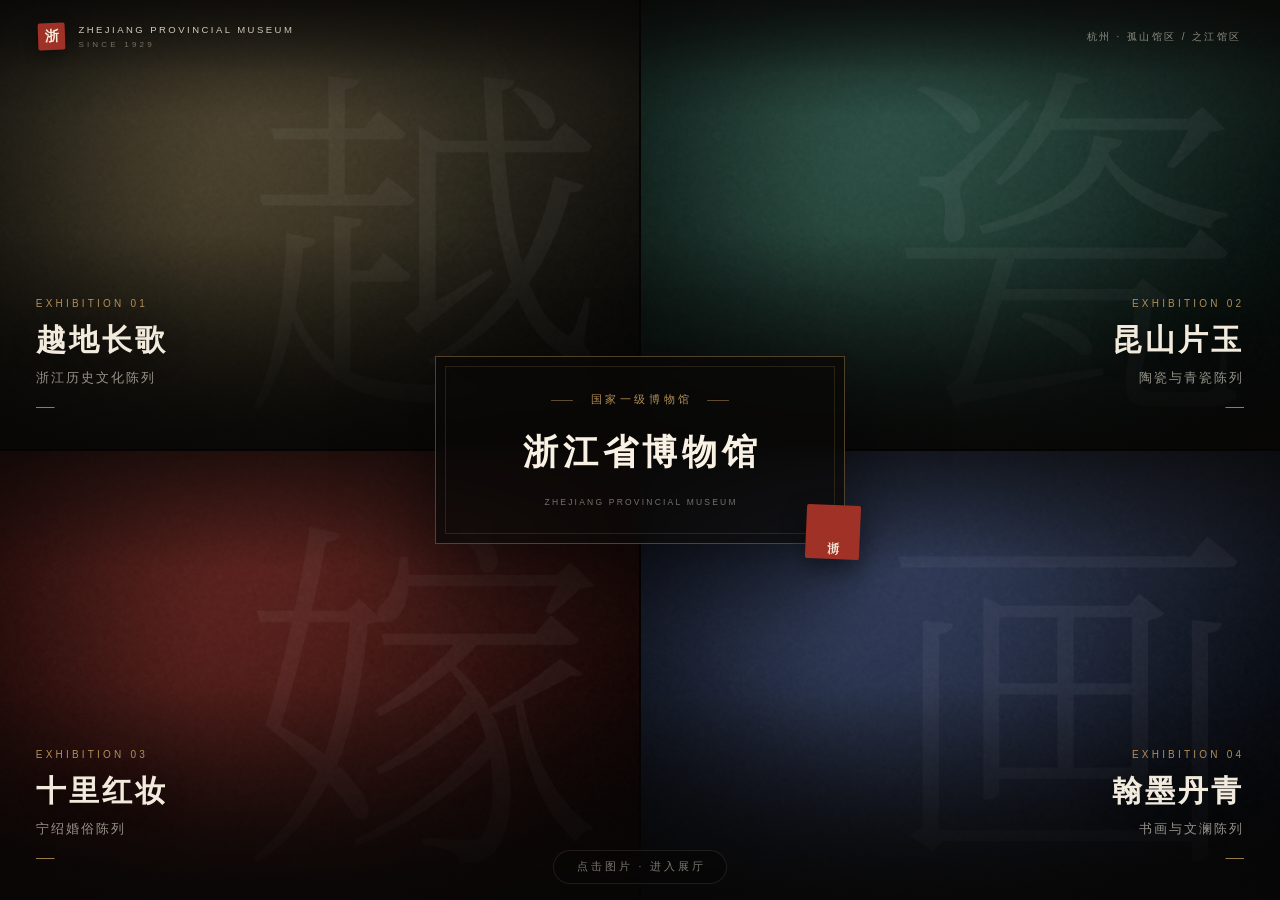
<file: index.html>
<!DOCTYPE html>
<html lang="zh-CN">
<head>
<meta charset="utf-8">
<meta name="viewport" content="width=device-width, initial-scale=1">
<title>浙江省博物馆 · Zhejiang Provincial Museum</title>
<meta name="description" content="浙江省博物馆四大常设陈列：越地长歌、昆山片玉、十里红妆、翰墨丹青。">
<meta name="theme-color" content="#0a0907">
<style>
  :root{
    --ink:#0a0907;
    --paper:#f2ebdd;
    --paper-dim:rgba(242,235,221,.60);
    --gold:#b28f57;
    --gold-soft:rgba(178,143,87,.42);
    --seal:#a03127;
    --serif:"Noto Serif SC","Source Han Serif SC","Songti SC","STSong","SimSun",serif;
    --sans:"Noto Sans SC","Source Han Sans SC","PingFang SC","Microsoft YaHei",sans-serif;
    --ease:cubic-bezier(.19,1,.22,1);
  }

  *,*::before,*::after{box-sizing:border-box}
  html,body{margin:0;padding:0}
  body{
    background:var(--ink);
    color:var(--paper);
    font-family:var(--serif);
    -webkit-font-smoothing:antialiased;
    text-rendering:optimizeLegibility;
  }
  img{display:block}
  a{color:inherit}

  /* ---------- 舞台：四图铺满一屏 ---------- */
  .stage{
    position:relative;
    height:100vh;
    height:100dvh;
    min-height:600px;
    overflow:hidden;
    background:var(--ink);
  }
  .mosaic{
    position:absolute;
    inset:0;
    display:grid;
    grid-template-columns:1fr 1fr;
    grid-template-rows:1fr 1fr;
    gap:2px;
    background:#050403;
  }

  .tile{
    position:relative;
    display:block;
    overflow:hidden;
    background:#15120e;
    text-decoration:none;
    isolation:isolate;
    animation:tileIn 1.25s var(--ease) both;
  }
  .tile:nth-child(1){animation-delay:.05s}
  .tile:nth-child(2){animation-delay:.17s}
  .tile:nth-child(3){animation-delay:.29s}
  .tile:nth-child(4){animation-delay:.41s}

  @keyframes tileIn{
    from{opacity:0;transform:scale(1.035)}
    to{opacity:1;transform:scale(1)}
  }

  .tile img{
    position:absolute;
    inset:0;
    width:100%;
    height:100%;
    object-fit:cover;
    transform:scale(1.03);
    filter:saturate(.92) contrast(1.03);
    transition:transform 1.7s var(--ease),filter .9s ease;
  }

  .veil{
    position:absolute;
    inset:0;
    background:linear-gradient(180deg,
      rgba(8,7,6,.62) 0%,
      rgba(8,7,6,.10) 26%,
      rgba(8,7,6,.08) 52%,
      rgba(8,7,6,.88) 100%);
    transition:opacity .9s ease;
  }

  .tile::after{
    content:"";
    position:absolute;
    inset:16px;
    border:1px solid rgba(178,143,87,0);
    z-index:1;
    pointer-events:none;
    transition:border-color .7s ease;
  }

  .cap{
    position:absolute;
    left:clamp(20px,2.8vw,46px);
    bottom:clamp(26px,4.6vh,52px);
    z-index:2;
    display:block;
    transition:transform .8s var(--ease);
  }
  .eyebrow{
    display:block;
    margin-bottom:14px;
    font-family:var(--sans);
    font-size:10px;
    font-weight:400;
    letter-spacing:.32em;
    color:var(--gold);
  }
  .zh{
    display:block;
    font-size:clamp(26px,2.35vw,38px);
    font-weight:600;
    line-height:1.15;
    letter-spacing:.10em;
    text-shadow:0 2px 26px rgba(0,0,0,.4);
  }
  .sub{
    display:block;
    margin-top:12px;
    font-family:var(--sans);
    font-size:12.5px;
    letter-spacing:.16em;
    color:var(--paper-dim);
  }

  .cap::after{
    content:"";
    display:block;
    width:58px;
    height:1px;
    margin-top:20px;
    background:var(--gold);
    opacity:.85;
    transform:scaleX(.32);
    transform-origin:left;
    transition:transform .7s var(--ease);
  }

  /* 右侧两图的文字靠外缘排列，避开中央馆名 */
  .tile:nth-child(even) .cap{
    left:auto;
    right:clamp(20px,2.8vw,46px);
    text-align:right;
  }
  .tile:nth-child(even) .cap::after{
    margin-left:auto;
    transform-origin:right;
  }

  .tile:focus-visible{outline:2px solid var(--gold);outline-offset:-7px}
  .tile:focus-visible .cap::after{transform:scaleX(1)}

  @media (hover:hover) and (pointer:fine){
    .tile:hover img{transform:scale(1.085);filter:saturate(1.02) contrast(1.05)}
    .tile:hover .veil{opacity:.86}
    .tile:hover .cap{transform:translateY(-8px)}
    .tile:hover .cap::after{transform:scaleX(1)}
    .tile:hover::after{border-color:rgba(178,143,87,.32)}
  }

  /* ---------- 顶栏 ---------- */
  .topbar{
    position:absolute;
    top:0;
    left:0;
    right:0;
    z-index:7;
    display:flex;
    align-items:center;
    justify-content:space-between;
    gap:24px;
    padding:clamp(18px,2.6vh,28px) clamp(20px,3vw,44px);
    background:linear-gradient(180deg,rgba(6,5,4,.55),rgba(6,5,4,0));
    pointer-events:none;
  }
  .mark{display:flex;align-items:center;gap:13px}
  .mark-seal{
    display:grid;
    place-items:center;
    width:27px;
    height:27px;
    background:var(--seal);
    color:#f7eddc;
    font-size:14px;
    font-weight:600;
    border-radius:2px;
    transform:rotate(-2deg);
    box-shadow:0 4px 14px rgba(0,0,0,.4);
  }
  .mark-txt{
    display:flex;
    flex-direction:column;
    gap:5px;
    font-family:var(--sans);
    font-size:9.5px;
    letter-spacing:.26em;
    color:rgba(242,235,221,.85);
  }
  .mark-txt em{
    font-style:normal;
    font-size:8px;
    letter-spacing:.4em;
    color:rgba(242,235,221,.42);
  }
  .topbar-meta{
    margin:0;
    font-family:var(--sans);
    font-size:10px;
    letter-spacing:.24em;
    color:rgba(242,235,221,.55);
  }

  /* ---------- 中央馆名 ---------- */
  .center{
    position:absolute;
    inset:0;
    z-index:4;
    display:grid;
    place-items:center;
    padding:24px;
    pointer-events:none;
  }
  .plaque{
    position:relative;
    width:min(32vw,420px);
    min-width:296px;
    padding:clamp(28px,4vh,44px) clamp(24px,2.6vw,38px);
    text-align:center;
    background:rgba(10,9,7,.76);
    border:1px solid rgba(178,143,87,.42);
    box-shadow:0 40px 90px rgba(0,0,0,.55);
    -webkit-backdrop-filter:blur(9px) saturate(.9);
    backdrop-filter:blur(9px) saturate(.9);
    animation:plaqueIn 1.4s var(--ease) .55s both;
  }
  @keyframes plaqueIn{
    from{opacity:0;transform:translateY(18px)}
    to{opacity:1;transform:none}
  }
  .plaque::before{
    content:"";
    position:absolute;
    inset:9px;
    border:1px solid rgba(178,143,87,.18);
    pointer-events:none;
  }
  .kicker{
    display:flex;
    align-items:center;
    justify-content:center;
    gap:14px;
    margin:0 0 clamp(16px,2.6vh,26px);
    font-family:var(--sans);
    font-size:10.5px;
    letter-spacing:.34em;
    text-indent:.34em;
    color:var(--gold);
  }
  .kicker i{display:block;width:22px;height:1px;background:rgba(178,143,87,.5)}
  .name{
    margin:0;
    font-size:clamp(30px,2.7vw,42px);
    font-weight:600;
    line-height:1.3;
    letter-spacing:.14em;
    text-indent:.14em;
    color:#f8f1e4;
  }
  .en{
    margin:clamp(16px,2.4vh,24px) 0 0;
    font-family:var(--sans);
    font-size:8.5px;
    letter-spacing:.26em;
    text-indent:.26em;
    color:rgba(242,235,221,.46);
  }
  .seal{
    position:absolute;
    right:-16px;
    bottom:-16px;
    width:54px;
    height:54px;
    display:grid;
    place-items:center;
    background:var(--seal);
    color:#f7efdf;
    font-size:12.5px;
    line-height:1.25;
    letter-spacing:.08em;
    writing-mode:vertical-rl;
    text-orientation:upright;
    border-radius:2px;
    transform:rotate(2.5deg);
    box-shadow:0 10px 24px rgba(0,0,0,.45);
  }

  /* ---------- 底部提示 ---------- */
  .hint{
    position:absolute;
    left:50%;
    bottom:16px;
    z-index:6;
    margin:0;
    padding:9px 20px;
    transform:translateX(-50%);
    border:1px solid rgba(242,235,221,.10);
    border-radius:999px;
    background:rgba(8,7,6,.55);
    -webkit-backdrop-filter:blur(4px);
    backdrop-filter:blur(4px);
    font-family:var(--sans);
    font-size:10.5px;
    letter-spacing:.28em;
    text-indent:.28em;
    color:rgba(242,235,221,.5);
    white-space:nowrap;
  }

  /* ---------- 移动端 ---------- */
  .masthead{display:none}

  @media (max-width:900px){
    .topbar,
    .center,
    .hint{display:none}

    .masthead{
      display:flex;
      flex-direction:column;
      align-items:center;
      justify-content:center;
      padding:64px 24px 48px;
      text-align:center;
      background:radial-gradient(120% 120% at 50% -10%,#1d1913 0%,#0e0c09 55%,#0a0907 100%);
      border-bottom:1px solid rgba(178,143,87,.16);
    }
    .masthead-kicker{
      margin:0 0 20px;
      font-family:var(--sans);
      font-size:9px;
      letter-spacing:.4em;
      text-indent:.4em;
      color:rgba(178,143,87,.85);
    }
    .m-name{
      margin:0;
      font-size:clamp(28px,8vw,40px);
      font-weight:600;
      letter-spacing:.16em;
      text-indent:.16em;
      line-height:1.3;
      color:#f8f1e4;
    }
    .m-sub{
      margin:16px 0 0;
      font-size:12px;
      letter-spacing:.3em;
      text-indent:.3em;
      color:rgba(242,235,221,.5);
    }
    .m-rule{
      display:block;
      width:1px;
      height:36px;
      margin:26px 0 22px;
      background:linear-gradient(180deg,rgba(178,143,87,.65),rgba(178,143,87,0));
    }
    .m-note{
      margin:0;
      font-family:var(--sans);
      font-size:10px;
      letter-spacing:.28em;
      text-indent:.28em;
      color:rgba(242,235,221,.42);
    }

    .stage{height:auto;min-height:0;overflow:visible}
    .mosaic{
      position:static;
      grid-template-columns:1fr;
      grid-template-rows:none;
      gap:2px;
      height:auto;
    }
    .tile{height:clamp(280px,62vw,400px)}
    .cap,
    .tile:nth-child(even) .cap{
      left:22px;
      right:22px;
      bottom:26px;
      text-align:left;
    }
    .cap::after,
    .tile:nth-child(even) .cap::after{
      margin-left:0;
      transform-origin:left;
    }
    .zh{font-size:30px}
    .sub{font-size:12px}
    .tile::after{inset:10px}
  }

  @media (prefers-reduced-motion:reduce){
    *,*::before,*::after{animation:none !important;transition:none !important}
    .tile{opacity:1}
    .plaque{opacity:1;transform:none}
  }

  @media print{
    .stage{height:auto}
    .mosaic{position:static;display:block}
    .tile{height:420px}
    .plaque{background:#0a0907}
  }
</style>
</head>
<body>

<header class="topbar">
  <div class="mark">
    <span class="mark-seal" aria-hidden="true">浙</span>
    <span class="mark-txt">ZHEJIANG PROVINCIAL MUSEUM<em>SINCE 1929</em></span>
  </div>
  <p class="topbar-meta">杭州 · 孤山馆区 / 之江馆区</p>
</header>

<header class="masthead">
  <p class="masthead-kicker">ZHEJIANG PROVINCIAL MUSEUM</p>
  <p class="m-name">浙江省博物馆</p>
  <p class="m-sub">之江潮涌 · 越地长歌</p>
  <span class="m-rule" aria-hidden="true"></span>
  <p class="m-note">四大常设陈列 · 点击图片进入</p>
</header>

<main class="stage">
  <nav class="mosaic" aria-label="四大常设陈列">

    <a class="tile" href="pages/yuedichangge.html">
      <img src="main/233.png" alt="越地长歌——浙江历史文化陈列" width="1600" height="1200">
      <span class="veil" aria-hidden="true"></span>
      <span class="cap">
        <span class="eyebrow">EXHIBITION 01</span>
        <span class="zh">越地长歌</span>
        <span class="sub">浙江历史文化陈列</span>
      </span>
    </a>

    <a class="tile" href="pages/kunshanpianyu.html">
      <img src="main/433.png" alt="昆山片玉——陶瓷与青瓷陈列" width="1600" height="1200">
      <span class="veil" aria-hidden="true"></span>
      <span class="cap">
        <span class="eyebrow">EXHIBITION 02</span>
        <span class="zh">昆山片玉</span>
        <span class="sub">陶瓷与青瓷陈列</span>
      </span>
    </a>

    <a class="tile" href="pages/shilihongzhuang.html">
      <img src="main/633.png" alt="十里红妆——宁绍婚俗陈列" width="1600" height="1200">
      <span class="veil" aria-hidden="true"></span>
      <span class="cap">
        <span class="eyebrow">EXHIBITION 03</span>
        <span class="zh">十里红妆</span>
        <span class="sub">宁绍婚俗陈列</span>
      </span>
    </a>

    <a class="tile" href="pages/hanmodanqing.html">
      <img src="main/833.png" alt="翰墨丹青——书画与文澜陈列" width="1600" height="1200">
      <span class="veil" aria-hidden="true"></span>
      <span class="cap">
        <span class="eyebrow">EXHIBITION 04</span>
        <span class="zh">翰墨丹青</span>
        <span class="sub">书画与文澜陈列</span>
      </span>
    </a>

  </nav>

  <div class="center">
    <div class="plaque">
      <p class="kicker"><i aria-hidden="true"></i>国家一级博物馆<i aria-hidden="true"></i></p>
      <h1 class="name">浙江省博物馆</h1>
      <p class="en">ZHEJIANG PROVINCIAL MUSEUM</p>
      <span class="seal" aria-hidden="true">浙博</span>
    </div>
  </div>

  <p class="hint">点击图片 · 进入展厅</p>
</main>

</body>
</html>
</file>
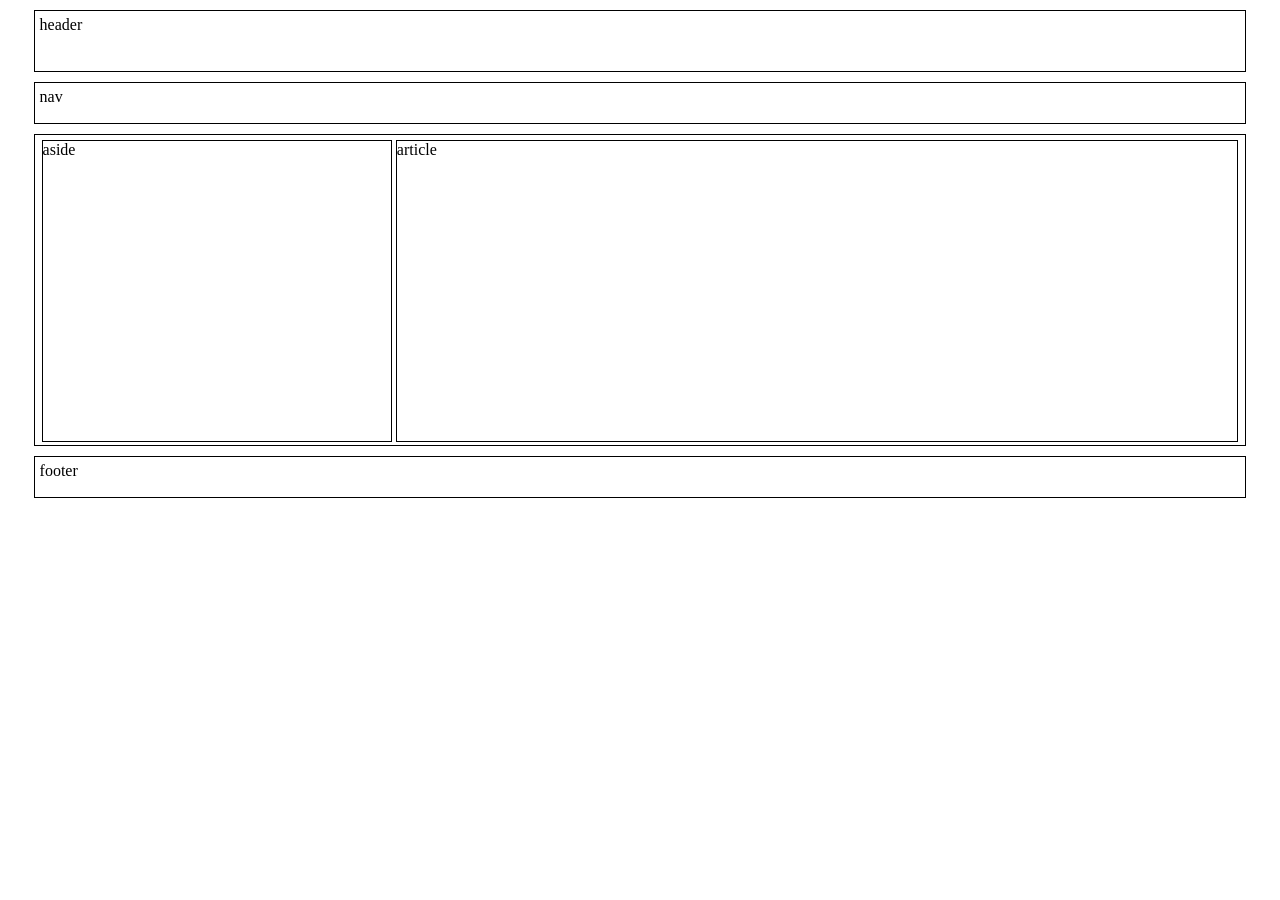
<file: flex.html>
<!DOCTYPE html>
<html>

	<head>
		<meta charset="UTF-8">
		<title>弹性盒模型布局</title>
		<style>
			body>* {
				width: 95%;
				height: auto;
				margin: 0 auto;
				margin-top: 10px;
				border: 1px solid #000;
				padding: 5px;
			}
			
			header {
				height: 50px;
			}
			nav{
				height:30px;
			}
			section {
				height: 300px;
			}
			
			footer {
				height: 30px;
			}
			section{
				display:flex;
				justify-content:space-around;
			}
			
			section>* {
				height: 100%;
				border: 1px solid #000;
			}
			
			aside {
				width: 29%;
			}
			
			article {
				width: 70%;
			}
		</style>
	</head>

	<body>
		<header>header</header>
		<nav>nav</nav>
		<section>
			<aside>aside</aside>
			<article>article</article>
		</section>
		<footer>footer</footer>
	</body>

</html>
</file>
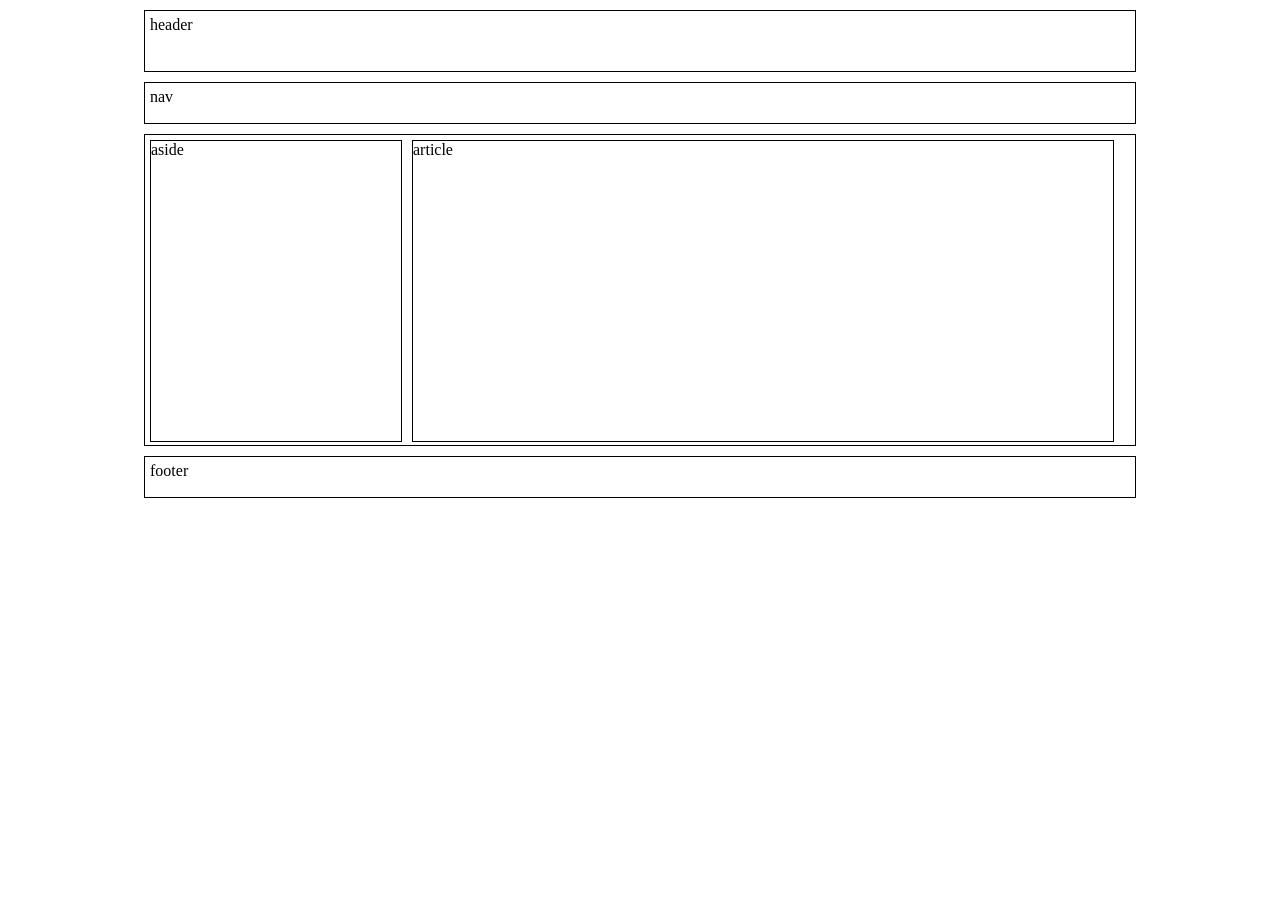
<file: streamfixed.html>
<!DOCTYPE html>
<html>

	<head>
		<meta charset="UTF-8">
		<title>流式布局-固定布局</title>
		<style>
			body>* {
				width: 980px;
				height: auto;
				margin: 0 auto;
				margin-top: 10px;
				border: 1px solid #000;
				padding: 5px;
			}
			
			header {
				height: 50px;
			}
			nav{
				height:30px;
			}
			section {
				height: 300px;
			}
			
			footer {
				height: 30px;
			}
			
			section>* {
				height: 100%;
				border: 1px solid #000;
				float: left;
			}
			
			aside {
				width: 250px;
			}
			
			article {
				width: 700px;
				margin-left: 10px;
			}
		</style>
	</head>

	<body>
		<header>header</header>
		<nav>nav</nav>
		<section>
			<aside>aside</aside>
			<article>article</article>
		</section>
		<footer>footer</footer>
	</body>

</html>
</file>
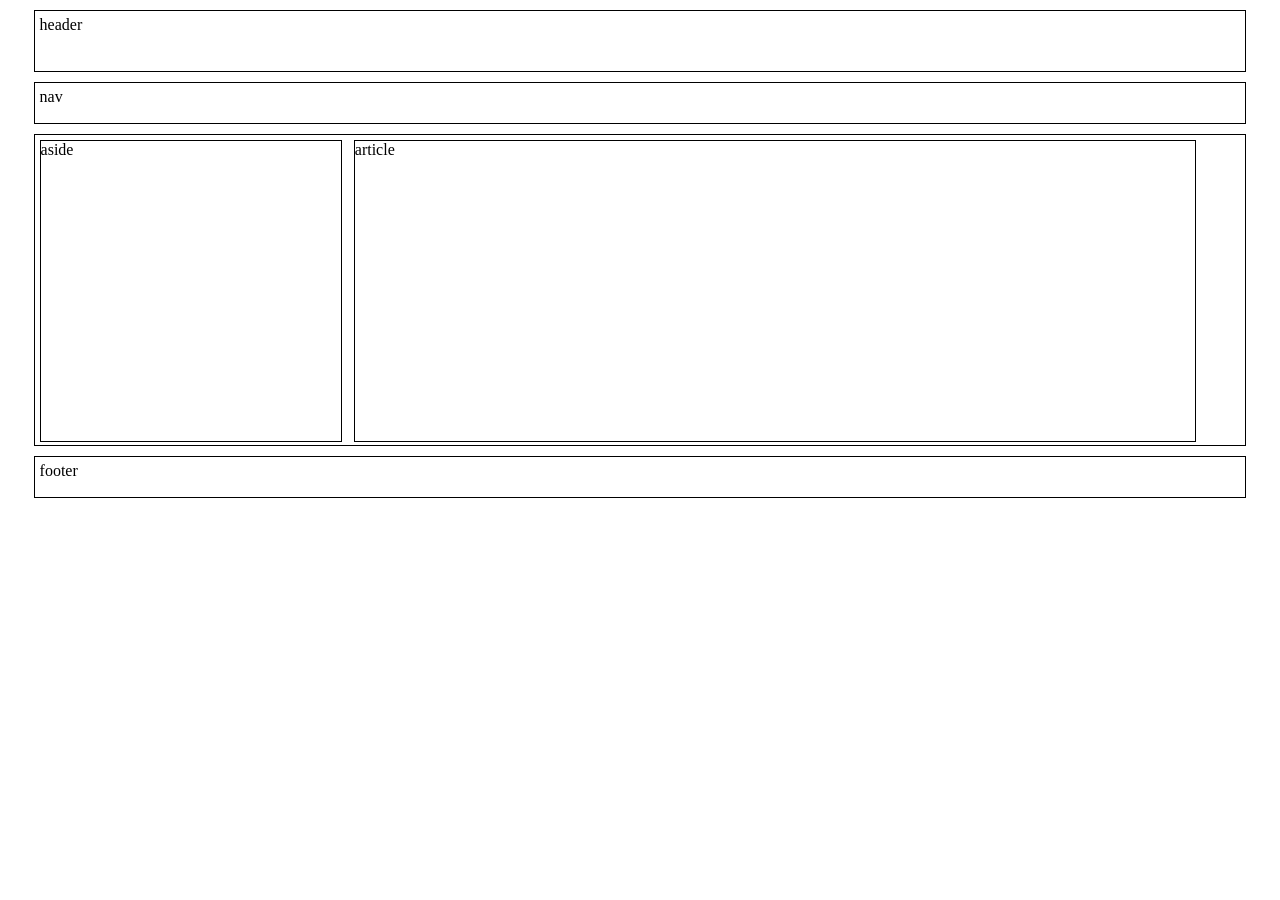
<file: streampercent.html>
<!DOCTYPE html>
<html>

	<head>
		<meta charset="UTF-8">
		<title>流式布局-百分比布局</title>
		<style>
			body>* {
				width: 95%;
				height: auto;
				margin: 0 auto;
				margin-top: 10px;
				border: 1px solid #000;
				padding: 5px;
			}
			
			header {
				height: 50px;
			}
			nav{
				height:30px;
			}
			
			section {
				height: 300px;
			}
			
			footer {
				height: 30px;
			}
			
			section>* {
				height: 100%;
				border: 1px solid #000;
				float: left;
			}
			
			aside {
				width: 25%;
			}
			
			article {
				width: 70%;
				margin-left: 1%;
			}
		</style>
	</head>

	<body>
		<header>header</header>
		<nav>nav</nav>
		<section>
			<aside>aside</aside>
			<article>article</article>
		</section>
		<footer>footer</footer>
	</body>

</html>
</file>
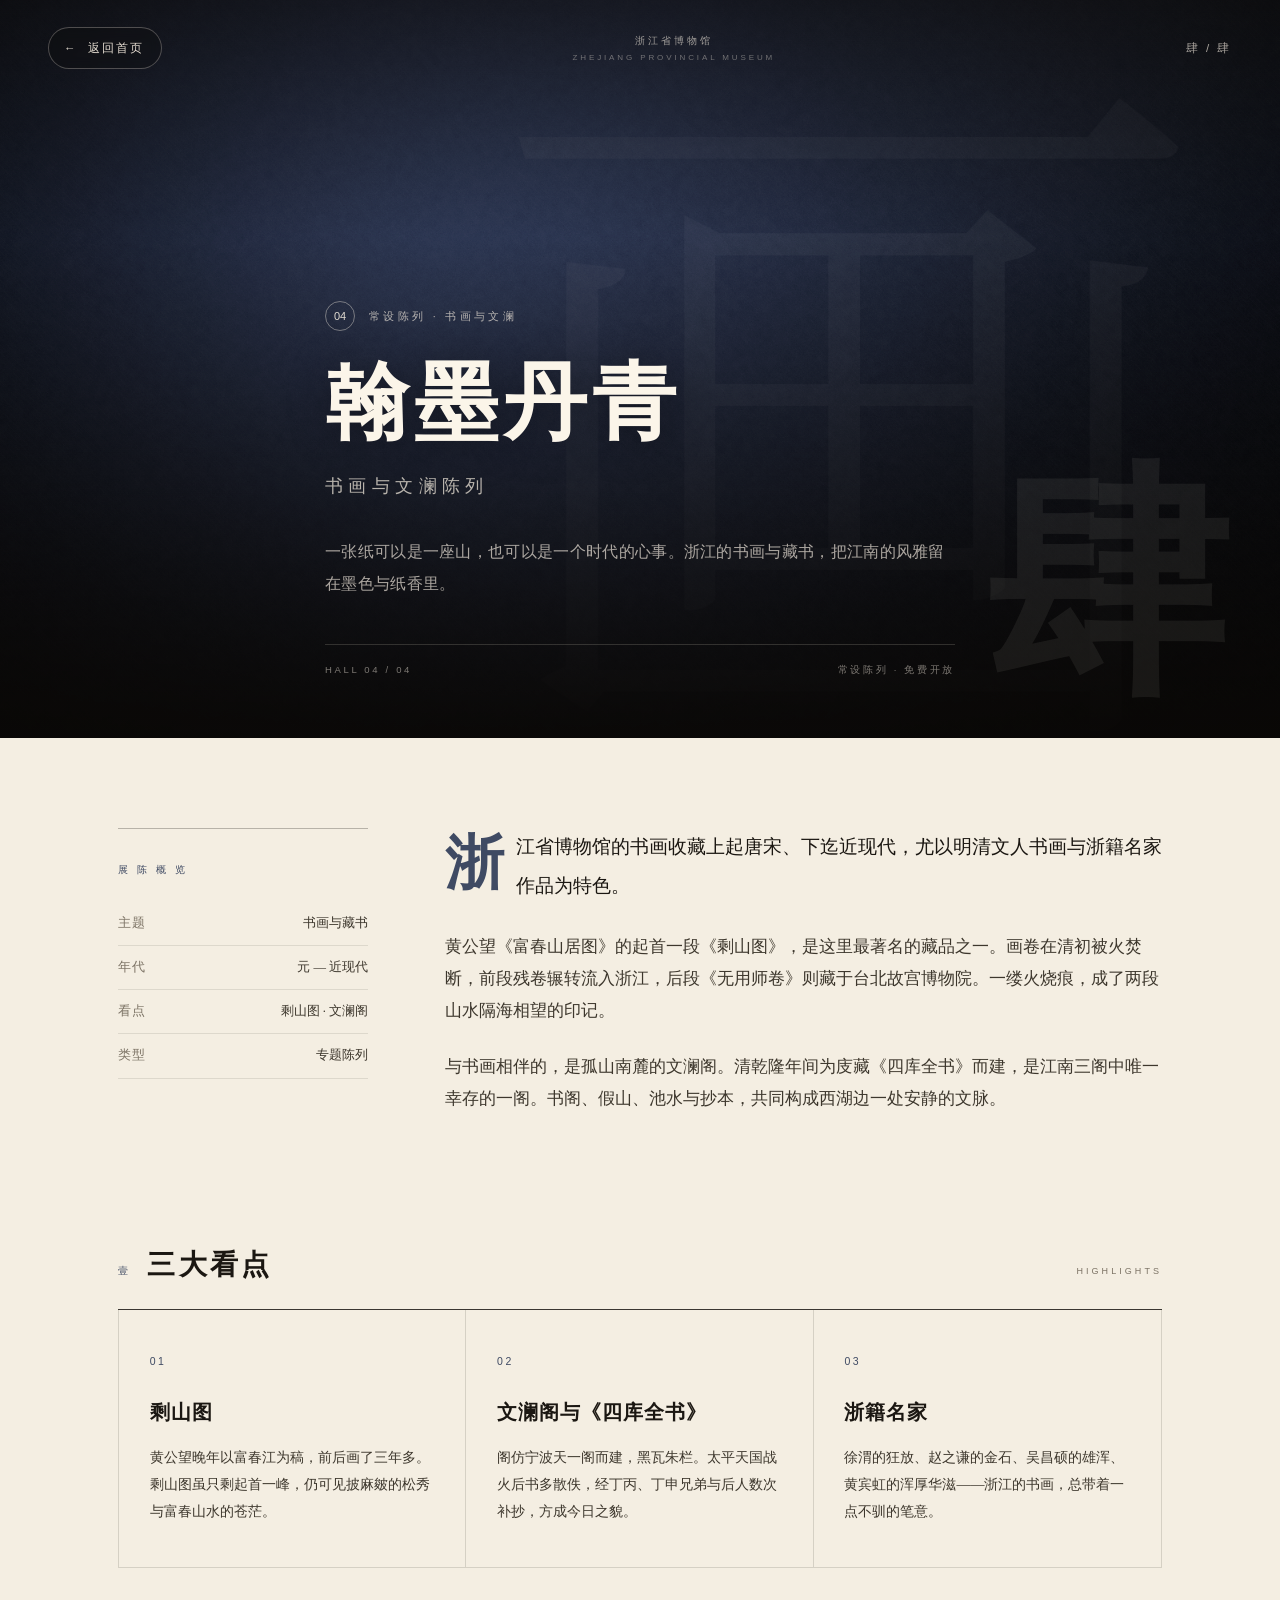
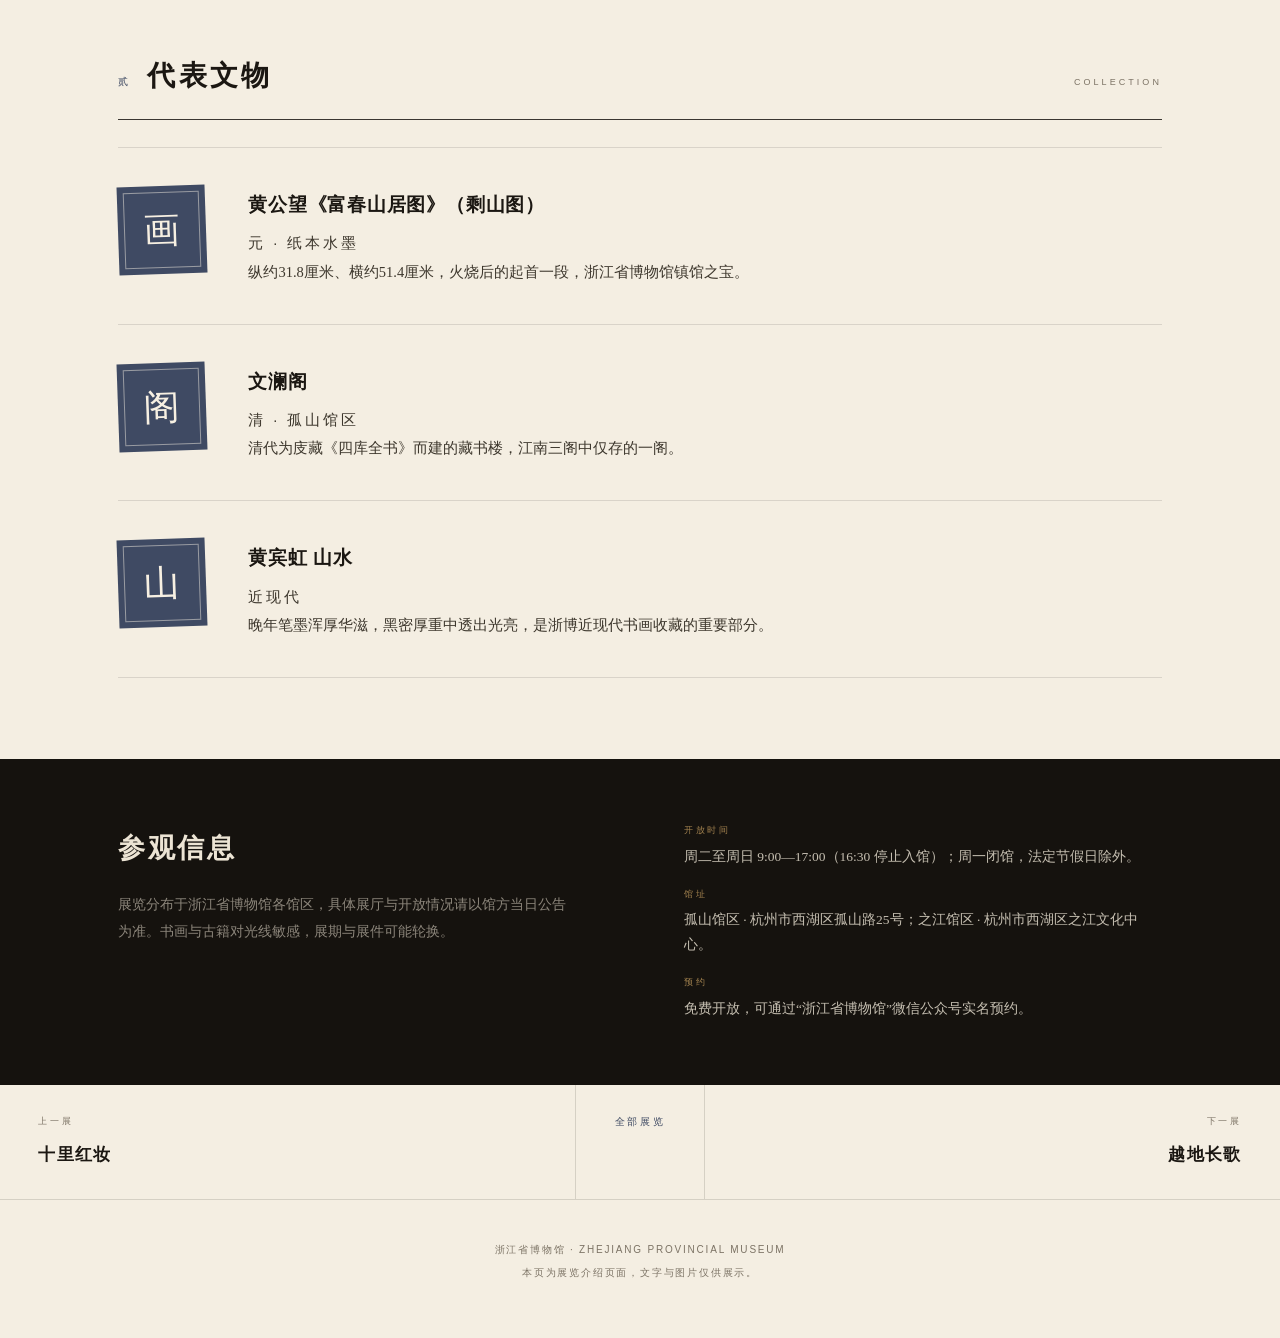
<file: pages/hanmodanqing.html>
<!DOCTYPE html>
<html lang="zh-CN">
<head>
<meta charset="utf-8">
<meta name="viewport" content="width=device-width, initial-scale=1">
<title>翰墨丹青 · 书画与文澜陈列 | 浙江省博物馆</title>
<meta name="description" content="翰墨丹青——书画与文澜陈列，从黄公望《富春山居图（剩山图）》到孤山文澜阁，讲述浙江的书画与藏书文脉。">
<meta name="theme-color" content="#0d0b09">
<link rel="stylesheet" href="exhibition.css">
</head>
<body class="theme-04">

<header class="nav">
  <a class="nav-back" href="../index.html"><span aria-hidden="true">←</span>返回首页</a>
  <div class="nav-brand">浙江省博物馆<span>ZHEJIANG PROVINCIAL MUSEUM</span></div>
  <div class="nav-chapter">肆 / 肆</div>
</header>

<section class="hero">
  <img class="hero-img" src="../main/833.png" alt="翰墨丹青展厅" width="1600" height="1200">
  <p class="hero-no" aria-hidden="true">肆</p>
  <div class="wrap hero-inner">
    <p class="hero-eyebrow"><span class="no">04</span>常设陈列 · 书画与文澜</p>
    <h1>翰墨丹青</h1>
    <p class="hero-sub">书画与文澜陈列</p>
    <p class="hero-lead">一张纸可以是一座山，也可以是一个时代的心事。浙江的书画与藏书，把江南的风雅留在墨色与纸香里。</p>
    <div class="hero-foot">
      <span>HALL 04 / 04</span>
      <span>常设陈列 · 免费开放</span>
    </div>
  </div>
</section>

<main>
  <section class="intro">
    <div class="wrap intro-grid">
      <aside class="facts">
        <p class="facts-title">展 陈 概 览</p>
        <dl>
          <div class="row"><dt>主题</dt><dd>书画与藏书</dd></div>
          <div class="row"><dt>年代</dt><dd>元 — 近现代</dd></div>
          <div class="row"><dt>看点</dt><dd>剩山图 · 文澜阁</dd></div>
          <div class="row"><dt>类型</dt><dd>专题陈列</dd></div>
        </dl>
      </aside>

      <div class="prose">
        <p class="lead">浙江省博物馆的书画收藏上起唐宋、下迄近现代，尤以明清文人书画与浙籍名家作品为特色。</p>
        <p>黄公望《富春山居图》的起首一段《剩山图》，是这里最著名的藏品之一。画卷在清初被火焚断，前段残卷辗转流入浙江，后段《无用师卷》则藏于台北故宫博物院。一缕火烧痕，成了两段山水隔海相望的印记。</p>
        <p>与书画相伴的，是孤山南麓的文澜阁。清乾隆年间为庋藏《四库全书》而建，是江南三阁中唯一幸存的一阁。书阁、假山、池水与抄本，共同构成西湖边一处安静的文脉。</p>
      </div>
    </div>
  </section>

  <section class="highlights">
    <div class="wrap">
      <header class="sec-head">
        <span class="sec-no">壹</span>
        <h2>三大看点</h2>
        <span class="sec-en">HIGHLIGHTS</span>
      </header>
      <ol class="cards">
        <li>
          <span class="card-no">01</span>
          <h3>剩山图</h3>
          <p>黄公望晚年以富春江为稿，前后画了三年多。剩山图虽只剩起首一峰，仍可见披麻皴的松秀与富春山水的苍茫。</p>
        </li>
        <li>
          <span class="card-no">02</span>
          <h3>文澜阁与《四库全书》</h3>
          <p>阁仿宁波天一阁而建，黑瓦朱栏。太平天国战火后书多散佚，经丁丙、丁申兄弟与后人数次补抄，方成今日之貌。</p>
        </li>
        <li>
          <span class="card-no">03</span>
          <h3>浙籍名家</h3>
          <p>徐渭的狂放、赵之谦的金石、吴昌硕的雄浑、黄宾虹的浑厚华滋——浙江的书画，总带着一点不驯的笔意。</p>
        </li>
      </ol>
    </div>
  </section>

  <section class="relics">
    <div class="wrap">
      <header class="sec-head">
        <span class="sec-no">贰</span>
        <h2>代表文物</h2>
        <span class="sec-en">COLLECTION</span>
      </header>
      <ul class="relic-list">
        <li class="relic">
          <span class="relic-char" aria-hidden="true">画</span>
          <div>
            <h3>黄公望《富春山居图》（剩山图）</h3>
            <p class="relic-era">元 · 纸本水墨</p>
            <p>纵约31.8厘米、横约51.4厘米，火烧后的起首一段，浙江省博物馆镇馆之宝。</p>
          </div>
        </li>
        <li class="relic">
          <span class="relic-char" aria-hidden="true">阁</span>
          <div>
            <h3>文澜阁</h3>
            <p class="relic-era">清 · 孤山馆区</p>
            <p>清代为庋藏《四库全书》而建的藏书楼，江南三阁中仅存的一阁。</p>
          </div>
        </li>
        <li class="relic">
          <span class="relic-char" aria-hidden="true">山</span>
          <div>
            <h3>黄宾虹 山水</h3>
            <p class="relic-era">近现代</p>
            <p>晚年笔墨浑厚华滋，黑密厚重中透出光亮，是浙博近现代书画收藏的重要部分。</p>
          </div>
        </li>
      </ul>
    </div>
  </section>

  <section class="visit">
    <div class="wrap visit-grid">
      <div>
        <h2 class="visit-title">参观信息</h2>
        <p class="visit-note">展览分布于浙江省博物馆各馆区，具体展厅与开放情况请以馆方当日公告为准。书画与古籍对光线敏感，展期与展件可能轮换。</p>
      </div>
      <dl>
        <div><dt>开放时间</dt><dd>周二至周日 9:00—17:00（16:30 停止入馆）；周一闭馆，法定节假日除外。</dd></div>
        <div><dt>馆址</dt><dd>孤山馆区 · 杭州市西湖区孤山路25号；之江馆区 · 杭州市西湖区之江文化中心。</dd></div>
        <div><dt>预约</dt><dd>免费开放，可通过“浙江省博物馆”微信公众号实名预约。</dd></div>
      </dl>
    </div>
  </section>

  <nav class="pager" aria-label="展览翻页">
    <a href="shilihongzhuang.html"><span>上一展</span><strong>十里红妆</strong></a>
    <a class="pager-home" href="../index.html">全部展览</a>
    <a class="next" href="yuedichangge.html"><span>下一展</span><strong>越地长歌</strong></a>
  </nav>
</main>

<footer class="foot">
  <p>浙江省博物馆 · ZHEJIANG PROVINCIAL MUSEUM</p>
  <p>本页为展览介绍页面，文字与图片仅供展示。</p>
</footer>

</body>
</html>
</file>
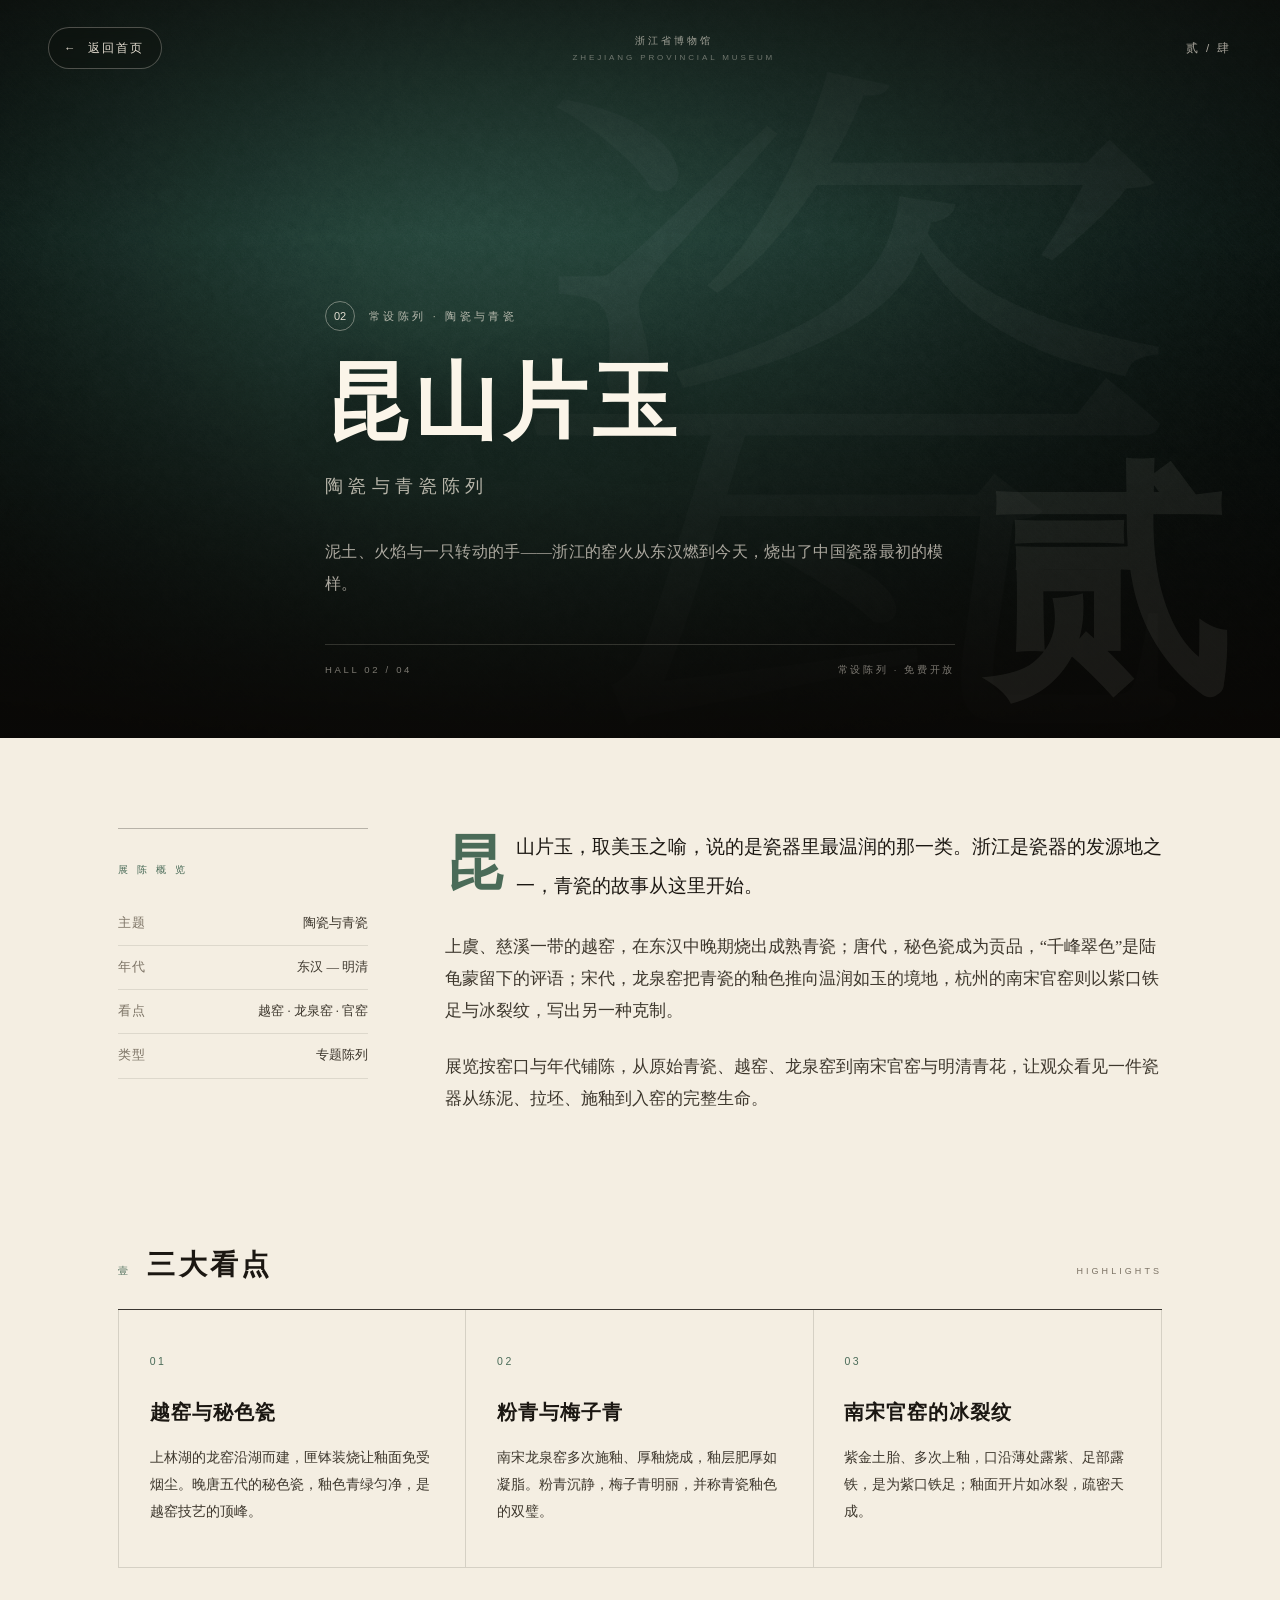
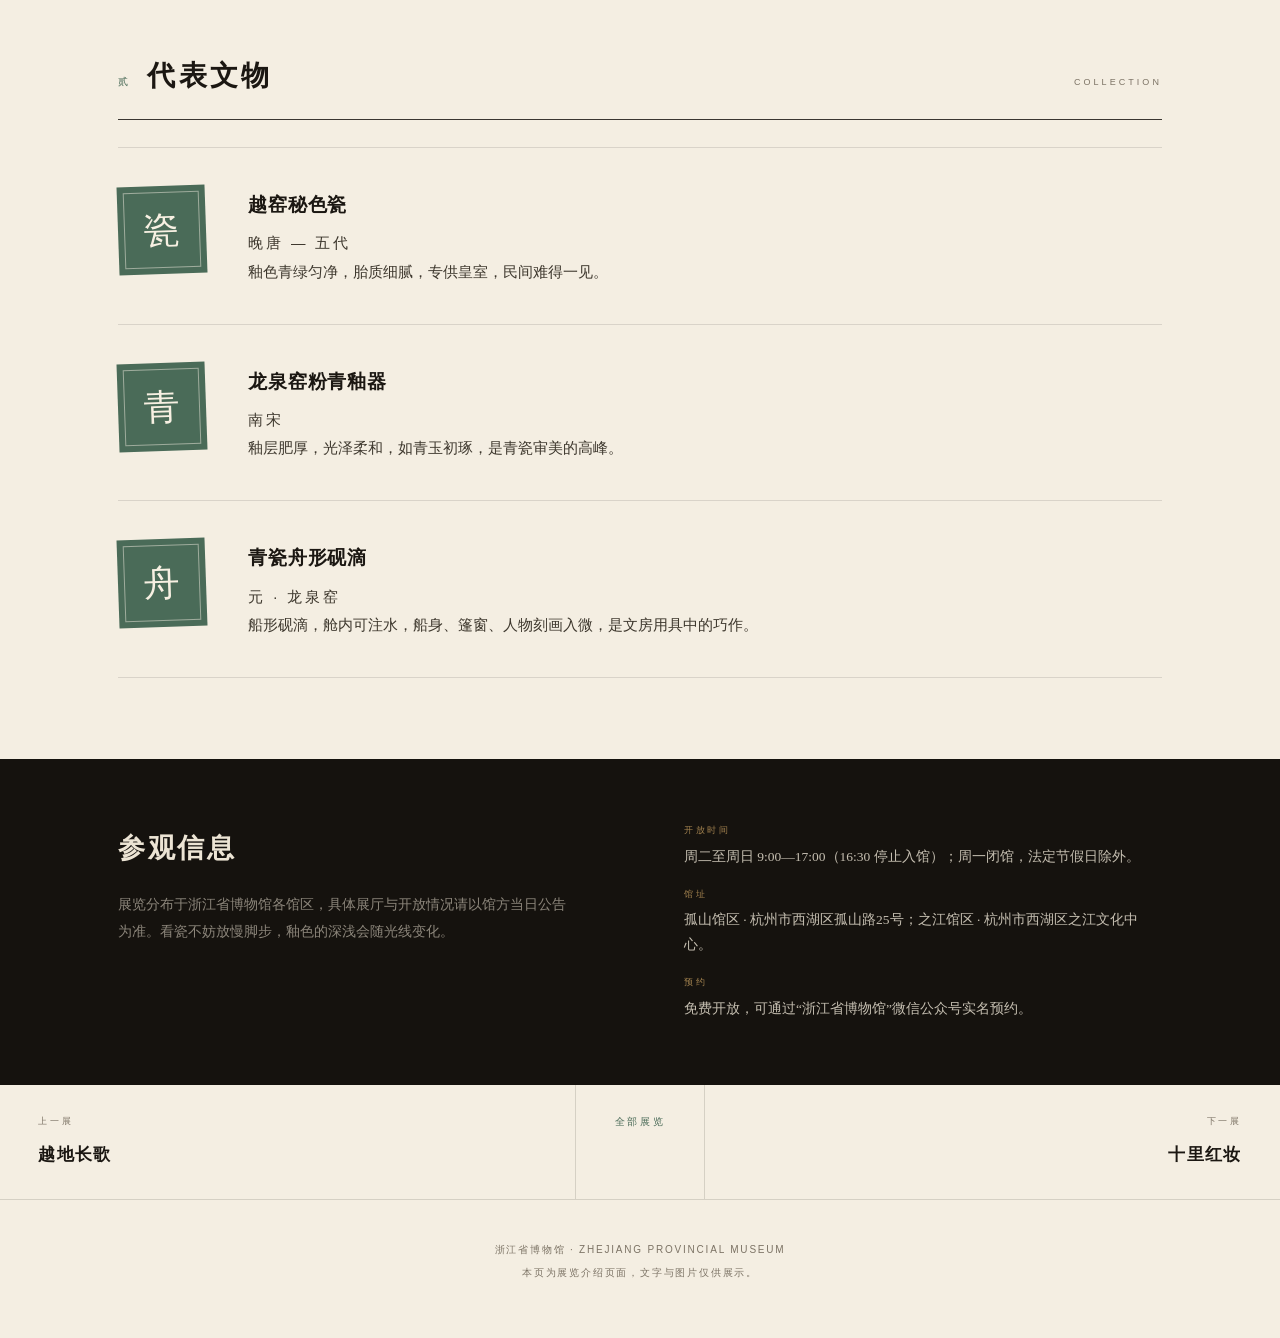
<file: pages/kunshanpianyu.html>
<!DOCTYPE html>
<html lang="zh-CN">
<head>
<meta charset="utf-8">
<meta name="viewport" content="width=device-width, initial-scale=1">
<title>昆山片玉 · 陶瓷与青瓷陈列 | 浙江省博物馆</title>
<meta name="description" content="昆山片玉——陶瓷与青瓷陈列，从越窑秘色瓷到龙泉窑粉青，再到南宋官窑的冰裂纹，讲述浙江的窑火与瓷色。">
<meta name="theme-color" content="#0d0b09">
<link rel="stylesheet" href="exhibition.css">
</head>
<body class="theme-02">

<header class="nav">
  <a class="nav-back" href="../index.html"><span aria-hidden="true">←</span>返回首页</a>
  <div class="nav-brand">浙江省博物馆<span>ZHEJIANG PROVINCIAL MUSEUM</span></div>
  <div class="nav-chapter">贰 / 肆</div>
</header>

<section class="hero">
  <img class="hero-img" src="../main/433.png" alt="昆山片玉展厅" width="1600" height="1200">
  <p class="hero-no" aria-hidden="true">贰</p>
  <div class="wrap hero-inner">
    <p class="hero-eyebrow"><span class="no">02</span>常设陈列 · 陶瓷与青瓷</p>
    <h1>昆山片玉</h1>
    <p class="hero-sub">陶瓷与青瓷陈列</p>
    <p class="hero-lead">泥土、火焰与一只转动的手——浙江的窑火从东汉燃到今天，烧出了中国瓷器最初的模样。</p>
    <div class="hero-foot">
      <span>HALL 02 / 04</span>
      <span>常设陈列 · 免费开放</span>
    </div>
  </div>
</section>

<main>
  <section class="intro">
    <div class="wrap intro-grid">
      <aside class="facts">
        <p class="facts-title">展 陈 概 览</p>
        <dl>
          <div class="row"><dt>主题</dt><dd>陶瓷与青瓷</dd></div>
          <div class="row"><dt>年代</dt><dd>东汉 — 明清</dd></div>
          <div class="row"><dt>看点</dt><dd>越窑 · 龙泉窑 · 官窑</dd></div>
          <div class="row"><dt>类型</dt><dd>专题陈列</dd></div>
        </dl>
      </aside>

      <div class="prose">
        <p class="lead">昆山片玉，取美玉之喻，说的是瓷器里最温润的那一类。浙江是瓷器的发源地之一，青瓷的故事从这里开始。</p>
        <p>上虞、慈溪一带的越窑，在东汉中晚期烧出成熟青瓷；唐代，秘色瓷成为贡品，“千峰翠色”是陆龟蒙留下的评语；宋代，龙泉窑把青瓷的釉色推向温润如玉的境地，杭州的南宋官窑则以紫口铁足与冰裂纹，写出另一种克制。</p>
        <p>展览按窑口与年代铺陈，从原始青瓷、越窑、龙泉窑到南宋官窑与明清青花，让观众看见一件瓷器从练泥、拉坯、施釉到入窑的完整生命。</p>
      </div>
    </div>
  </section>

  <section class="highlights">
    <div class="wrap">
      <header class="sec-head">
        <span class="sec-no">壹</span>
        <h2>三大看点</h2>
        <span class="sec-en">HIGHLIGHTS</span>
      </header>
      <ol class="cards">
        <li>
          <span class="card-no">01</span>
          <h3>越窑与秘色瓷</h3>
          <p>上林湖的龙窑沿湖而建，匣钵装烧让釉面免受烟尘。晚唐五代的秘色瓷，釉色青绿匀净，是越窑技艺的顶峰。</p>
        </li>
        <li>
          <span class="card-no">02</span>
          <h3>粉青与梅子青</h3>
          <p>南宋龙泉窑多次施釉、厚釉烧成，釉层肥厚如凝脂。粉青沉静，梅子青明丽，并称青瓷釉色的双璧。</p>
        </li>
        <li>
          <span class="card-no">03</span>
          <h3>南宋官窑的冰裂纹</h3>
          <p>紫金土胎、多次上釉，口沿薄处露紫、足部露铁，是为紫口铁足；釉面开片如冰裂，疏密天成。</p>
        </li>
      </ol>
    </div>
  </section>

  <section class="relics">
    <div class="wrap">
      <header class="sec-head">
        <span class="sec-no">贰</span>
        <h2>代表文物</h2>
        <span class="sec-en">COLLECTION</span>
      </header>
      <ul class="relic-list">
        <li class="relic">
          <span class="relic-char" aria-hidden="true">瓷</span>
          <div>
            <h3>越窑秘色瓷</h3>
            <p class="relic-era">晚唐 — 五代</p>
            <p>釉色青绿匀净，胎质细腻，专供皇室，民间难得一见。</p>
          </div>
        </li>
        <li class="relic">
          <span class="relic-char" aria-hidden="true">青</span>
          <div>
            <h3>龙泉窑粉青釉器</h3>
            <p class="relic-era">南宋</p>
            <p>釉层肥厚，光泽柔和，如青玉初琢，是青瓷审美的高峰。</p>
          </div>
        </li>
        <li class="relic">
          <span class="relic-char" aria-hidden="true">舟</span>
          <div>
            <h3>青瓷舟形砚滴</h3>
            <p class="relic-era">元 · 龙泉窑</p>
            <p>船形砚滴，舱内可注水，船身、篷窗、人物刻画入微，是文房用具中的巧作。</p>
          </div>
        </li>
      </ul>
    </div>
  </section>

  <section class="visit">
    <div class="wrap visit-grid">
      <div>
        <h2 class="visit-title">参观信息</h2>
        <p class="visit-note">展览分布于浙江省博物馆各馆区，具体展厅与开放情况请以馆方当日公告为准。看瓷不妨放慢脚步，釉色的深浅会随光线变化。</p>
      </div>
      <dl>
        <div><dt>开放时间</dt><dd>周二至周日 9:00—17:00（16:30 停止入馆）；周一闭馆，法定节假日除外。</dd></div>
        <div><dt>馆址</dt><dd>孤山馆区 · 杭州市西湖区孤山路25号；之江馆区 · 杭州市西湖区之江文化中心。</dd></div>
        <div><dt>预约</dt><dd>免费开放，可通过“浙江省博物馆”微信公众号实名预约。</dd></div>
      </dl>
    </div>
  </section>

  <nav class="pager" aria-label="展览翻页">
    <a href="yuedichangge.html"><span>上一展</span><strong>越地长歌</strong></a>
    <a class="pager-home" href="../index.html">全部展览</a>
    <a class="next" href="shilihongzhuang.html"><span>下一展</span><strong>十里红妆</strong></a>
  </nav>
</main>

<footer class="foot">
  <p>浙江省博物馆 · ZHEJIANG PROVINCIAL MUSEUM</p>
  <p>本页为展览介绍页面，文字与图片仅供展示。</p>
</footer>

</body>
</html>
</file>
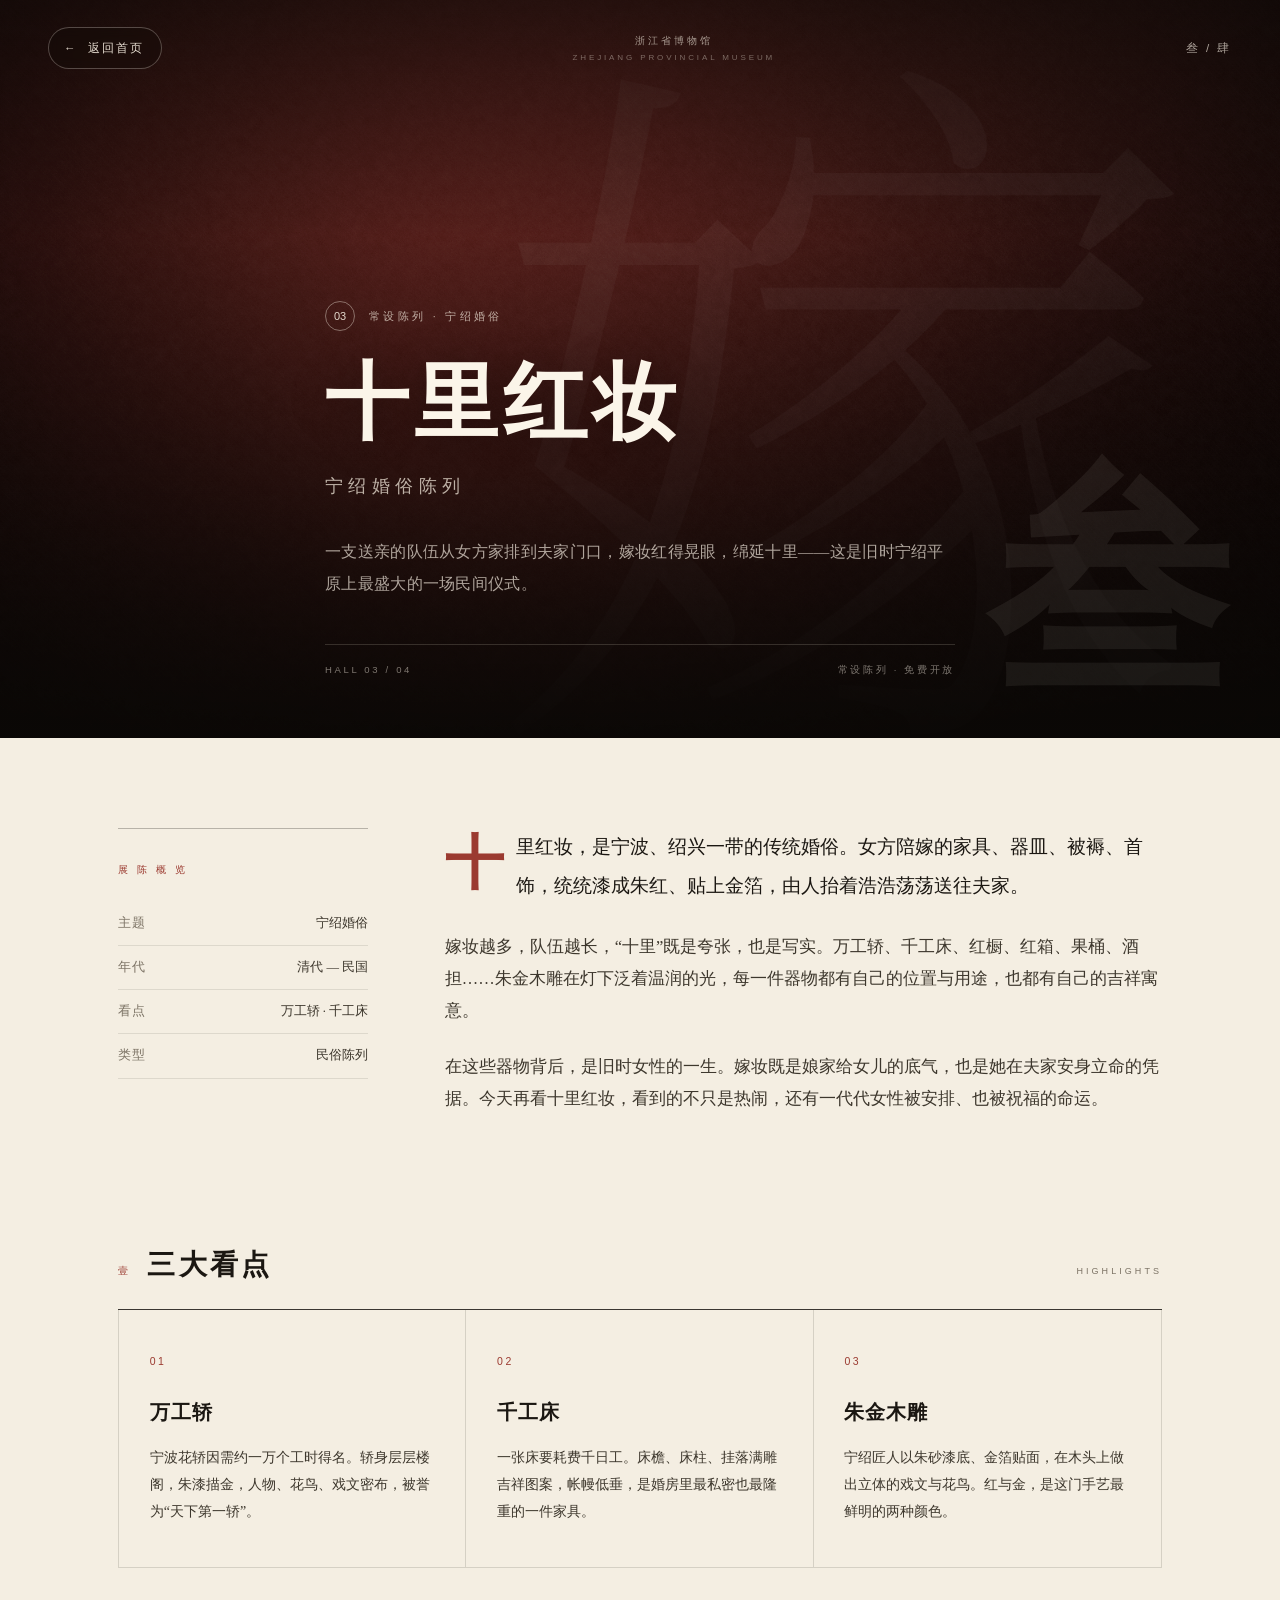
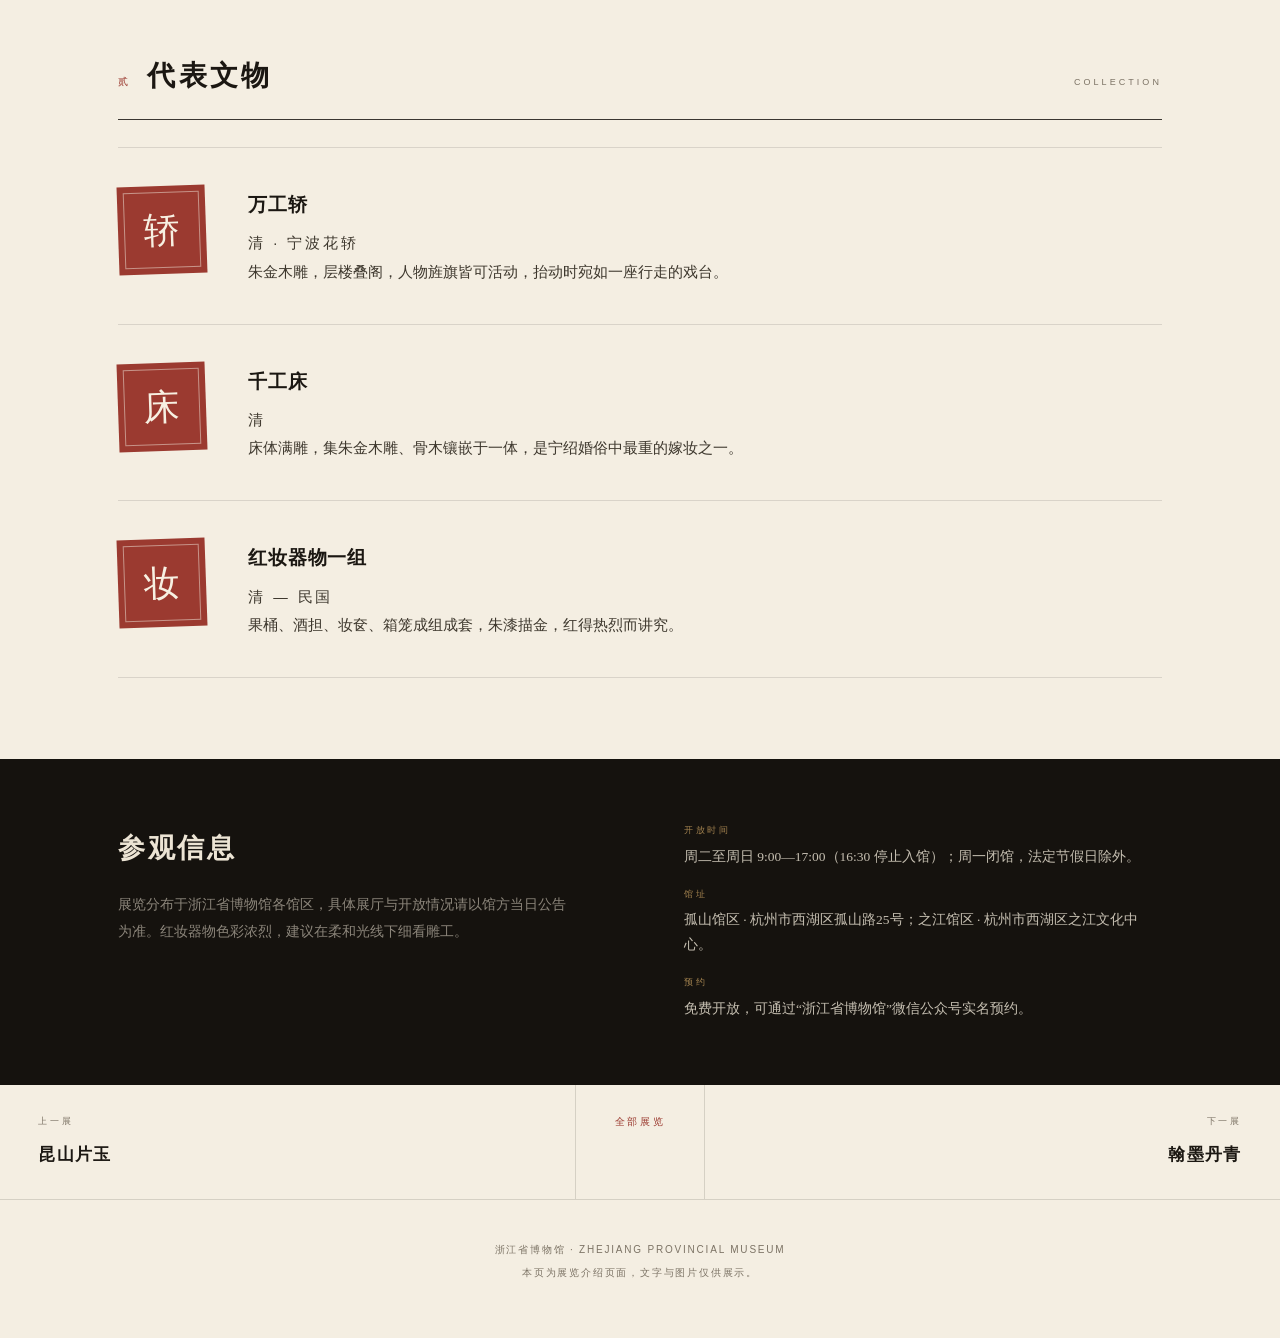
<file: pages/shilihongzhuang.html>
<!DOCTYPE html>
<html lang="zh-CN">
<head>
<meta charset="utf-8">
<meta name="viewport" content="width=device-width, initial-scale=1">
<title>十里红妆 · 宁绍婚俗陈列 | 浙江省博物馆</title>
<meta name="description" content="十里红妆——宁绍婚俗陈列，万工轿、千工床与朱金木雕，讲述旧时宁绍平原上的婚嫁器物与女性命运。">
<meta name="theme-color" content="#0d0b09">
<link rel="stylesheet" href="exhibition.css">
</head>
<body class="theme-03">

<header class="nav">
  <a class="nav-back" href="../index.html"><span aria-hidden="true">←</span>返回首页</a>
  <div class="nav-brand">浙江省博物馆<span>ZHEJIANG PROVINCIAL MUSEUM</span></div>
  <div class="nav-chapter">叁 / 肆</div>
</header>

<section class="hero">
  <img class="hero-img" src="../main/633.png" alt="十里红妆展厅" width="1600" height="1200">
  <p class="hero-no" aria-hidden="true">叁</p>
  <div class="wrap hero-inner">
    <p class="hero-eyebrow"><span class="no">03</span>常设陈列 · 宁绍婚俗</p>
    <h1>十里红妆</h1>
    <p class="hero-sub">宁绍婚俗陈列</p>
    <p class="hero-lead">一支送亲的队伍从女方家排到夫家门口，嫁妆红得晃眼，绵延十里——这是旧时宁绍平原上最盛大的一场民间仪式。</p>
    <div class="hero-foot">
      <span>HALL 03 / 04</span>
      <span>常设陈列 · 免费开放</span>
    </div>
  </div>
</section>

<main>
  <section class="intro">
    <div class="wrap intro-grid">
      <aside class="facts">
        <p class="facts-title">展 陈 概 览</p>
        <dl>
          <div class="row"><dt>主题</dt><dd>宁绍婚俗</dd></div>
          <div class="row"><dt>年代</dt><dd>清代 — 民国</dd></div>
          <div class="row"><dt>看点</dt><dd>万工轿 · 千工床</dd></div>
          <div class="row"><dt>类型</dt><dd>民俗陈列</dd></div>
        </dl>
      </aside>

      <div class="prose">
        <p class="lead">十里红妆，是宁波、绍兴一带的传统婚俗。女方陪嫁的家具、器皿、被褥、首饰，统统漆成朱红、贴上金箔，由人抬着浩浩荡荡送往夫家。</p>
        <p>嫁妆越多，队伍越长，“十里”既是夸张，也是写实。万工轿、千工床、红橱、红箱、果桶、酒担……朱金木雕在灯下泛着温润的光，每一件器物都有自己的位置与用途，也都有自己的吉祥寓意。</p>
        <p>在这些器物背后，是旧时女性的一生。嫁妆既是娘家给女儿的底气，也是她在夫家安身立命的凭据。今天再看十里红妆，看到的不只是热闹，还有一代代女性被安排、也被祝福的命运。</p>
      </div>
    </div>
  </section>

  <section class="highlights">
    <div class="wrap">
      <header class="sec-head">
        <span class="sec-no">壹</span>
        <h2>三大看点</h2>
        <span class="sec-en">HIGHLIGHTS</span>
      </header>
      <ol class="cards">
        <li>
          <span class="card-no">01</span>
          <h3>万工轿</h3>
          <p>宁波花轿因需约一万个工时得名。轿身层层楼阁，朱漆描金，人物、花鸟、戏文密布，被誉为“天下第一轿”。</p>
        </li>
        <li>
          <span class="card-no">02</span>
          <h3>千工床</h3>
          <p>一张床要耗费千日工。床檐、床柱、挂落满雕吉祥图案，帐幔低垂，是婚房里最私密也最隆重的一件家具。</p>
        </li>
        <li>
          <span class="card-no">03</span>
          <h3>朱金木雕</h3>
          <p>宁绍匠人以朱砂漆底、金箔贴面，在木头上做出立体的戏文与花鸟。红与金，是这门手艺最鲜明的两种颜色。</p>
        </li>
      </ol>
    </div>
  </section>

  <section class="relics">
    <div class="wrap">
      <header class="sec-head">
        <span class="sec-no">贰</span>
        <h2>代表文物</h2>
        <span class="sec-en">COLLECTION</span>
      </header>
      <ul class="relic-list">
        <li class="relic">
          <span class="relic-char" aria-hidden="true">轿</span>
          <div>
            <h3>万工轿</h3>
            <p class="relic-era">清 · 宁波花轿</p>
            <p>朱金木雕，层楼叠阁，人物旌旗皆可活动，抬动时宛如一座行走的戏台。</p>
          </div>
        </li>
        <li class="relic">
          <span class="relic-char" aria-hidden="true">床</span>
          <div>
            <h3>千工床</h3>
            <p class="relic-era">清</p>
            <p>床体满雕，集朱金木雕、骨木镶嵌于一体，是宁绍婚俗中最重的嫁妆之一。</p>
          </div>
        </li>
        <li class="relic">
          <span class="relic-char" aria-hidden="true">妆</span>
          <div>
            <h3>红妆器物一组</h3>
            <p class="relic-era">清 — 民国</p>
            <p>果桶、酒担、妆奁、箱笼成组成套，朱漆描金，红得热烈而讲究。</p>
          </div>
        </li>
      </ul>
    </div>
  </section>

  <section class="visit">
    <div class="wrap visit-grid">
      <div>
        <h2 class="visit-title">参观信息</h2>
        <p class="visit-note">展览分布于浙江省博物馆各馆区，具体展厅与开放情况请以馆方当日公告为准。红妆器物色彩浓烈，建议在柔和光线下细看雕工。</p>
      </div>
      <dl>
        <div><dt>开放时间</dt><dd>周二至周日 9:00—17:00（16:30 停止入馆）；周一闭馆，法定节假日除外。</dd></div>
        <div><dt>馆址</dt><dd>孤山馆区 · 杭州市西湖区孤山路25号；之江馆区 · 杭州市西湖区之江文化中心。</dd></div>
        <div><dt>预约</dt><dd>免费开放，可通过“浙江省博物馆”微信公众号实名预约。</dd></div>
      </dl>
    </div>
  </section>

  <nav class="pager" aria-label="展览翻页">
    <a href="kunshanpianyu.html"><span>上一展</span><strong>昆山片玉</strong></a>
    <a class="pager-home" href="../index.html">全部展览</a>
    <a class="next" href="hanmodanqing.html"><span>下一展</span><strong>翰墨丹青</strong></a>
  </nav>
</main>

<footer class="foot">
  <p>浙江省博物馆 · ZHEJIANG PROVINCIAL MUSEUM</p>
  <p>本页为展览介绍页面，文字与图片仅供展示。</p>
</footer>

</body>
</html>
</file>
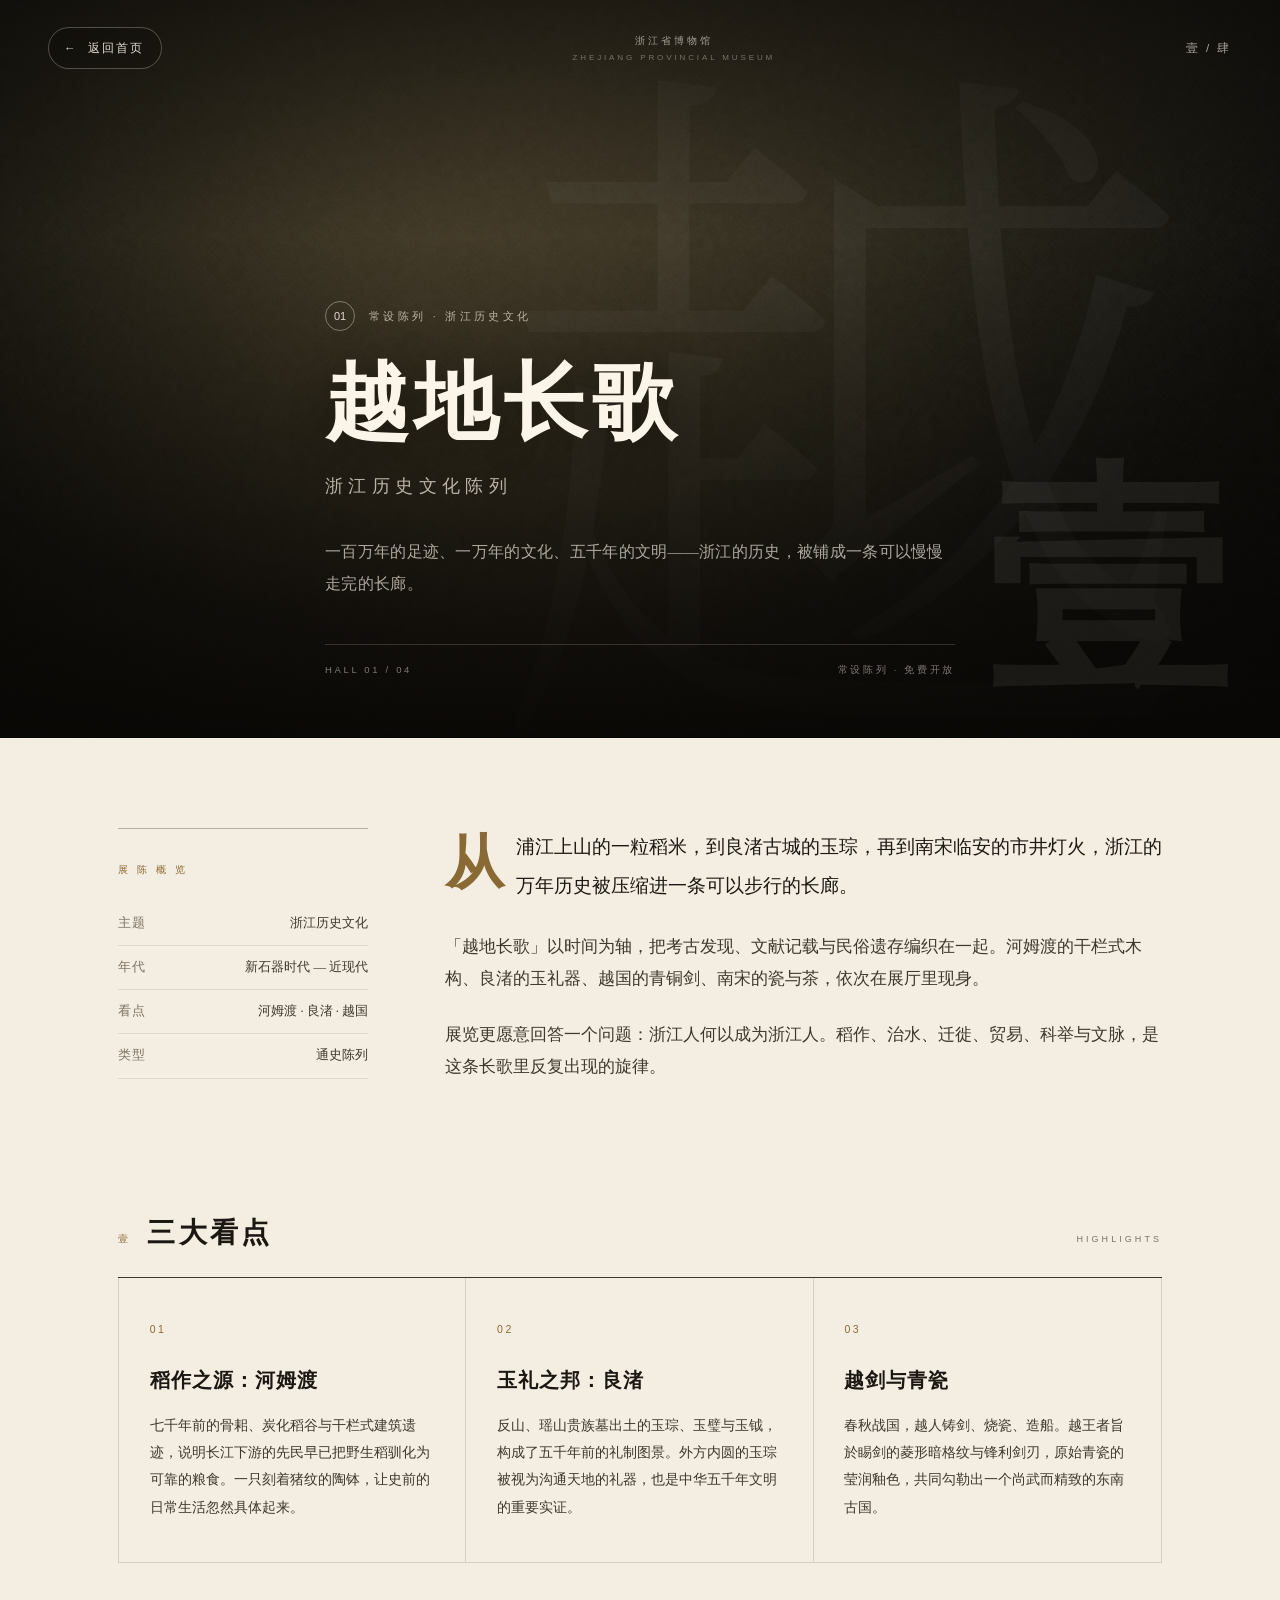
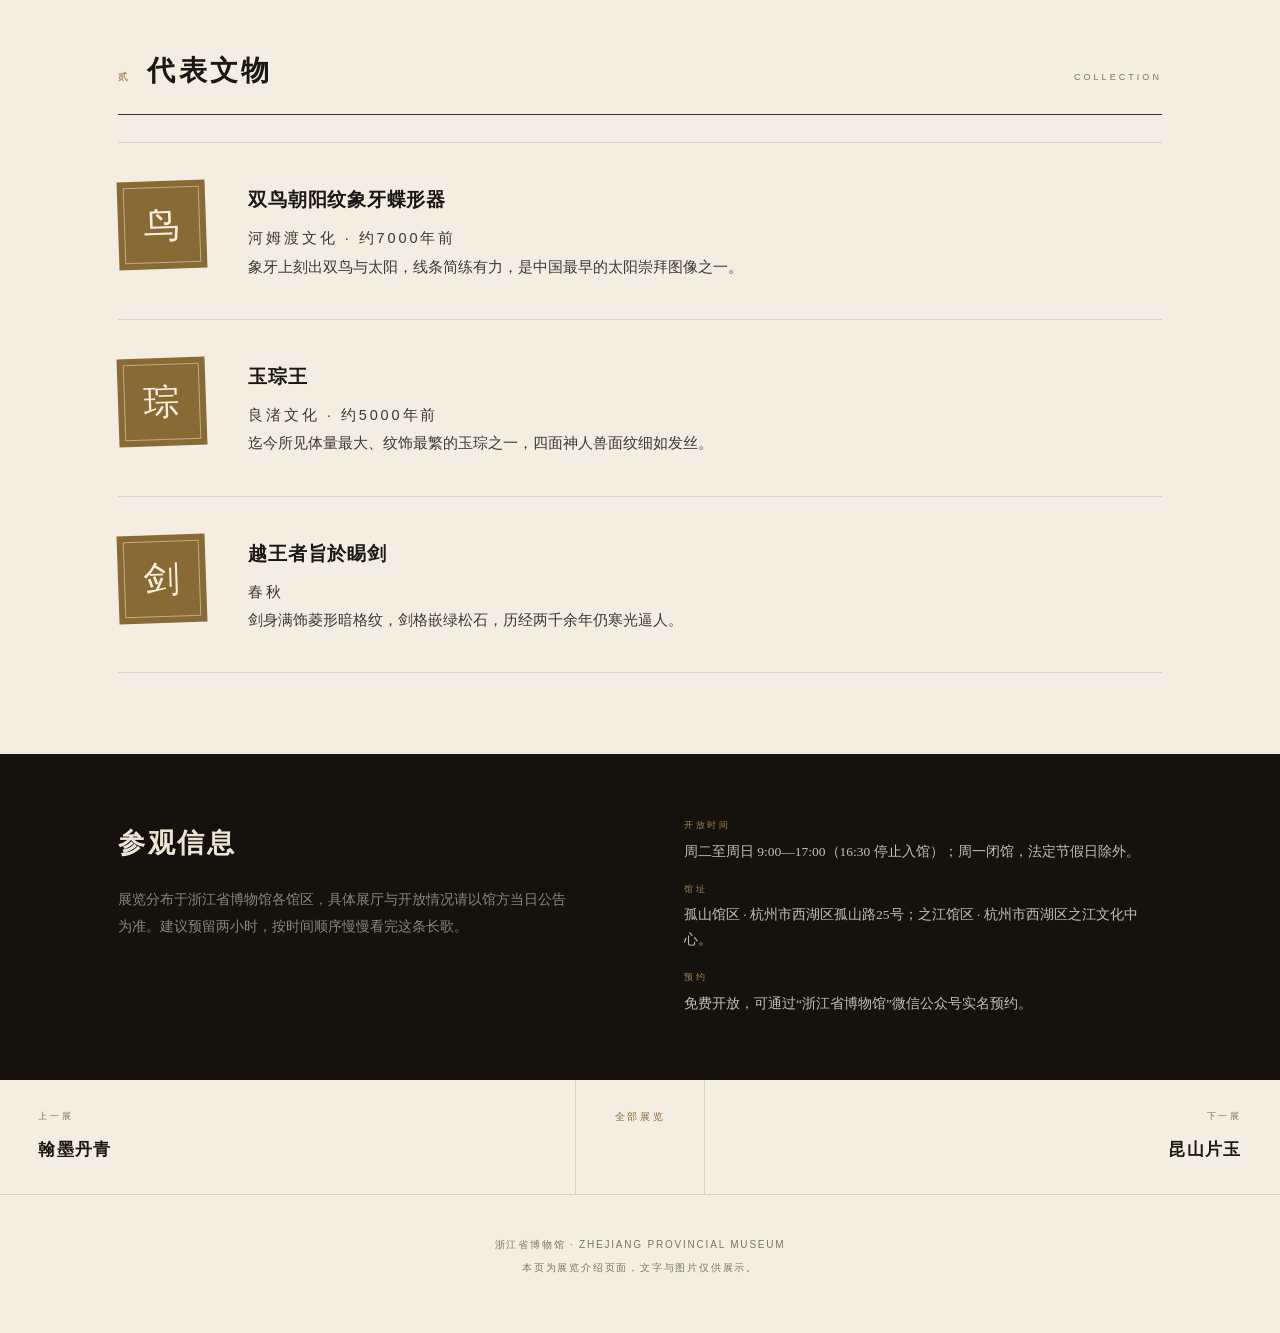
<file: pages/yuedichangge.html>
<!DOCTYPE html>
<html lang="zh-CN">
<head>
<meta charset="utf-8">
<meta name="viewport" content="width=device-width, initial-scale=1">
<title>越地长歌 · 浙江历史文化陈列 | 浙江省博物馆</title>
<meta name="description" content="越地长歌——浙江历史文化陈列，从河姆渡的稻作到良渚的玉琮，再到越国的剑与瓷，讲述浙江一万年的文化史。">
<meta name="theme-color" content="#0d0b09">
<link rel="stylesheet" href="exhibition.css">
</head>
<body class="theme-01">

<header class="nav">
  <a class="nav-back" href="../index.html"><span aria-hidden="true">←</span>返回首页</a>
  <div class="nav-brand">浙江省博物馆<span>ZHEJIANG PROVINCIAL MUSEUM</span></div>
  <div class="nav-chapter">壹 / 肆</div>
</header>

<section class="hero">
  <img class="hero-img" src="../main/233.png" alt="越地长歌展厅" width="1600" height="1200">
  <p class="hero-no" aria-hidden="true">壹</p>
  <div class="wrap hero-inner">
    <p class="hero-eyebrow"><span class="no">01</span>常设陈列 · 浙江历史文化</p>
    <h1>越地长歌</h1>
    <p class="hero-sub">浙江历史文化陈列</p>
    <p class="hero-lead">一百万年的足迹、一万年的文化、五千年的文明——浙江的历史，被铺成一条可以慢慢走完的长廊。</p>
    <div class="hero-foot">
      <span>HALL 01 / 04</span>
      <span>常设陈列 · 免费开放</span>
    </div>
  </div>
</section>

<main>
  <section class="intro">
    <div class="wrap intro-grid">
      <aside class="facts">
        <p class="facts-title">展 陈 概 览</p>
        <dl>
          <div class="row"><dt>主题</dt><dd>浙江历史文化</dd></div>
          <div class="row"><dt>年代</dt><dd>新石器时代 — 近现代</dd></div>
          <div class="row"><dt>看点</dt><dd>河姆渡 · 良渚 · 越国</dd></div>
          <div class="row"><dt>类型</dt><dd>通史陈列</dd></div>
        </dl>
      </aside>

      <div class="prose">
        <p class="lead">从浦江上山的一粒稻米，到良渚古城的玉琮，再到南宋临安的市井灯火，浙江的万年历史被压缩进一条可以步行的长廊。</p>
        <p>「越地长歌」以时间为轴，把考古发现、文献记载与民俗遗存编织在一起。河姆渡的干栏式木构、良渚的玉礼器、越国的青铜剑、南宋的瓷与茶，依次在展厅里现身。</p>
        <p>展览更愿意回答一个问题：浙江人何以成为浙江人。稻作、治水、迁徙、贸易、科举与文脉，是这条长歌里反复出现的旋律。</p>
      </div>
    </div>
  </section>

  <section class="highlights">
    <div class="wrap">
      <header class="sec-head">
        <span class="sec-no">壹</span>
        <h2>三大看点</h2>
        <span class="sec-en">HIGHLIGHTS</span>
      </header>
      <ol class="cards">
        <li>
          <span class="card-no">01</span>
          <h3>稻作之源：河姆渡</h3>
          <p>七千年前的骨耜、炭化稻谷与干栏式建筑遗迹，说明长江下游的先民早已把野生稻驯化为可靠的粮食。一只刻着猪纹的陶钵，让史前的日常生活忽然具体起来。</p>
        </li>
        <li>
          <span class="card-no">02</span>
          <h3>玉礼之邦：良渚</h3>
          <p>反山、瑶山贵族墓出土的玉琮、玉璧与玉钺，构成了五千年前的礼制图景。外方内圆的玉琮被视为沟通天地的礼器，也是中华五千年文明的重要实证。</p>
        </li>
        <li>
          <span class="card-no">03</span>
          <h3>越剑与青瓷</h3>
          <p>春秋战国，越人铸剑、烧瓷、造船。越王者旨於睗剑的菱形暗格纹与锋利剑刃，原始青瓷的莹润釉色，共同勾勒出一个尚武而精致的东南古国。</p>
        </li>
      </ol>
    </div>
  </section>

  <section class="relics">
    <div class="wrap">
      <header class="sec-head">
        <span class="sec-no">贰</span>
        <h2>代表文物</h2>
        <span class="sec-en">COLLECTION</span>
      </header>
      <ul class="relic-list">
        <li class="relic">
          <span class="relic-char" aria-hidden="true">鸟</span>
          <div>
            <h3>双鸟朝阳纹象牙蝶形器</h3>
            <p class="relic-era">河姆渡文化 · 约7000年前</p>
            <p>象牙上刻出双鸟与太阳，线条简练有力，是中国最早的太阳崇拜图像之一。</p>
          </div>
        </li>
        <li class="relic">
          <span class="relic-char" aria-hidden="true">琮</span>
          <div>
            <h3>玉琮王</h3>
            <p class="relic-era">良渚文化 · 约5000年前</p>
            <p>迄今所见体量最大、纹饰最繁的玉琮之一，四面神人兽面纹细如发丝。</p>
          </div>
        </li>
        <li class="relic">
          <span class="relic-char" aria-hidden="true">剑</span>
          <div>
            <h3>越王者旨於睗剑</h3>
            <p class="relic-era">春秋</p>
            <p>剑身满饰菱形暗格纹，剑格嵌绿松石，历经两千余年仍寒光逼人。</p>
          </div>
        </li>
      </ul>
    </div>
  </section>

  <section class="visit">
    <div class="wrap visit-grid">
      <div>
        <h2 class="visit-title">参观信息</h2>
        <p class="visit-note">展览分布于浙江省博物馆各馆区，具体展厅与开放情况请以馆方当日公告为准。建议预留两小时，按时间顺序慢慢看完这条长歌。</p>
      </div>
      <dl>
        <div><dt>开放时间</dt><dd>周二至周日 9:00—17:00（16:30 停止入馆）；周一闭馆，法定节假日除外。</dd></div>
        <div><dt>馆址</dt><dd>孤山馆区 · 杭州市西湖区孤山路25号；之江馆区 · 杭州市西湖区之江文化中心。</dd></div>
        <div><dt>预约</dt><dd>免费开放，可通过“浙江省博物馆”微信公众号实名预约。</dd></div>
      </dl>
    </div>
  </section>

  <nav class="pager" aria-label="展览翻页">
    <a href="hanmodanqing.html"><span>上一展</span><strong>翰墨丹青</strong></a>
    <a class="pager-home" href="../index.html">全部展览</a>
    <a class="next" href="kunshanpianyu.html"><span>下一展</span><strong>昆山片玉</strong></a>
  </nav>
</main>

<footer class="foot">
  <p>浙江省博物馆 · ZHEJIANG PROVINCIAL MUSEUM</p>
  <p>本页为展览介绍页面，文字与图片仅供展示。</p>
</footer>

</body>
</html>
</file>
<file: pages/exhibition.css>
@charset "UTF-8";

/* =========================================================
   浙江省博物馆 · 展览介绍页（四个页面共用）
   ========================================================= */

:root{
  --paper:#f4eee2;
  --paper-2:#ece4d5;
  --ink:#1b1712;
  --ink-2:#3d372d;
  --muted:#7c7365;
  --accent:#8a6a34;
  --accent-soft:rgba(138,106,52,.12);
  --line:rgba(27,23,18,.14);
  --serif:"Noto Serif SC","Source Han Serif SC","Songti SC","STSong","SimSun",serif;
  --sans:"Noto Sans SC","Source Han Sans SC","PingFang SC","Microsoft YaHei",sans-serif;
  --ease:cubic-bezier(.19,1,.22,1);
}

*,*::before,*::after{box-sizing:border-box}
html{scroll-behavior:smooth}
body{
  margin:0;
  background:var(--paper);
  color:var(--ink);
  font-family:var(--serif);
  font-size:16.5px;
  line-height:1.95;
  -webkit-font-smoothing:antialiased;
  text-rendering:optimizeLegibility;
}
img{display:block;max-width:100%}
a{color:inherit}

.theme-01{--accent:#8a6a34;--accent-soft:rgba(138,106,52,.12)}
.theme-02{--accent:#4a6b58;--accent-soft:rgba(74,107,88,.12)}
.theme-03{--accent:#9b3a30;--accent-soft:rgba(155,58,48,.12)}
.theme-04{--accent:#3f4a63;--accent-soft:rgba(63,74,99,.12)}

.wrap{
  width:auto;
  max-width:1140px;
  margin-inline:auto;
  padding-inline:clamp(20px,4vw,48px);
}

/* ---------- 顶部导航 ---------- */
.nav{
  position:absolute;
  top:0;left:0;right:0;
  z-index:10;
  display:flex;
  align-items:center;
  justify-content:space-between;
  gap:24px;
  padding:clamp(18px,3vh,28px) clamp(20px,4vw,48px);
  color:rgba(246,238,225,.92);
}
.nav-back{
  display:inline-flex;
  align-items:center;
  gap:10px;
  padding:9px 17px 9px 15px;
  border:1px solid rgba(246,238,225,.28);
  border-radius:999px;
  background:rgba(12,10,8,.22);
  font-family:var(--sans);
  font-size:11.5px;
  letter-spacing:.18em;
  text-decoration:none;
  -webkit-backdrop-filter:blur(6px);
  backdrop-filter:blur(6px);
  transition:background .35s ease,color .35s ease,border-color .35s ease;
}
.nav-back:hover{background:var(--paper);color:var(--ink);border-color:var(--paper)}
.nav-brand{
  font-family:var(--sans);
  font-size:10px;
  letter-spacing:.3em;
  text-align:center;
  line-height:1.9;
  color:rgba(246,238,225,.62);
}
.nav-brand span{
  display:block;
  font-size:8px;
  letter-spacing:.36em;
  color:rgba(246,238,225,.4);
}
.nav-chapter{
  font-family:var(--sans);
  font-size:11.5px;
  letter-spacing:.22em;
  color:rgba(246,238,225,.68);
  white-space:nowrap;
}

/* ---------- 首屏大图 ---------- */
.hero{
  position:relative;
  min-height:clamp(520px,82vh,760px);
  display:flex;
  align-items:flex-end;
  overflow:hidden;
  background:#0d0b09;
  color:var(--paper);
}
.hero-img{
  position:absolute;
  inset:0;
  width:100%;
  height:100%;
  object-fit:cover;
  opacity:.94;
  transform:scale(1.02);
  animation:heroZoom 2.6s var(--ease) forwards;
}
@keyframes heroZoom{to{transform:scale(1)}}
.hero::after{
  content:"";
  position:absolute;
  inset:0;
  background:linear-gradient(180deg,
    rgba(10,8,6,.62) 0%,
    rgba(10,8,6,.14) 32%,
    rgba(10,8,6,.52) 66%,
    rgba(10,8,6,.94) 100%);
}
.hero-inner{
  position:relative;
  z-index:2;
  padding-bottom:clamp(24px,4vh,38px);
}
.hero-no{
  position:absolute;
  right:clamp(18px,4vw,64px);
  bottom:clamp(30px,6vh,70px);
  z-index:1;
  margin:0;
  font-size:clamp(120px,19vw,260px);
  font-weight:600;
  line-height:.8;
  color:rgba(246,238,225,.07);
  pointer-events:none;
  user-select:none;
}
.hero-eyebrow{
  display:flex;
  align-items:center;
  gap:14px;
  margin:0 0 clamp(16px,3vh,26px);
  font-family:var(--sans);
  font-size:10.5px;
  letter-spacing:.32em;
  color:rgba(246,238,225,.7);
}
.hero-eyebrow .no{
  display:grid;
  place-items:center;
  width:30px;
  height:30px;
  border:1px solid rgba(246,238,225,.4);
  border-radius:50%;
  font-size:11px;
  letter-spacing:0;
  color:rgba(246,238,225,.9);
}
.hero h1{
  margin:0;
  font-size:clamp(44px,6.6vw,88px);
  font-weight:600;
  line-height:1.08;
  letter-spacing:.06em;
  color:#fbf5e9;
  text-shadow:0 4px 40px rgba(0,0,0,.35);
}
.hero-sub{
  margin:clamp(14px,2.4vh,20px) 0 0;
  font-size:clamp(15px,1.4vw,18px);
  letter-spacing:.3em;
  color:rgba(246,238,225,.72);
}
.hero-lead{
  max-width:630px;
  margin:clamp(24px,3.6vh,34px) 0 0;
  font-size:15.5px;
  line-height:2.05;
  letter-spacing:.02em;
  color:rgba(246,238,225,.68);
}
.hero-foot{
  position:relative;
  z-index:2;
  display:flex;
  justify-content:space-between;
  gap:20px;
  margin-top:clamp(32px,5vh,54px);
  padding:16px 0 22px;
  border-top:1px solid rgba(246,238,225,.16);
  font-family:var(--sans);
  font-size:9.5px;
  letter-spacing:.28em;
  color:rgba(246,238,225,.48);
}

/* ---------- 正文 ---------- */
.intro{padding:clamp(60px,10vh,110px) 0 clamp(40px,6vh,70px)}
.intro-grid{
  display:grid;
  grid-template-columns:250px minmax(0,1fr);
  gap:clamp(36px,6vw,90px);
  align-items:start;
}
.facts{
  padding-top:16px;
  border-top:1px solid rgba(27,23,18,.28);
}
.facts-title{
  margin:16px 0 22px;
  font-family:var(--sans);
  font-size:9.5px;
  letter-spacing:.34em;
  color:var(--accent);
}
.facts dl{margin:0}
.facts .row{
  display:flex;
  justify-content:space-between;
  gap:16px;
  padding:11px 0;
  border-bottom:1px solid rgba(27,23,18,.1);
  font-size:12.5px;
  line-height:1.7;
}
.facts dt{
  margin:0;
  font-family:var(--sans);
  letter-spacing:.1em;
  color:var(--muted);
  white-space:nowrap;
}
.facts dd{
  margin:0;
  text-align:right;
  color:var(--ink-2);
}

.prose{max-width:720px}
.prose p{margin:0 0 1.45em;color:var(--ink-2)}
.prose .lead{
  margin-bottom:1.3em;
  font-size:19px;
  line-height:2.05;
  color:var(--ink);
}
.prose .lead::first-letter{
  float:left;
  padding:7px 12px 0 0;
  font-size:3.1em;
  font-weight:600;
  line-height:1;
  color:var(--accent);
}

/* ---------- 看点 ---------- */
.highlights{padding:clamp(30px,5vh,60px) 0 clamp(60px,9vh,100px)}
.sec-head{
  display:flex;
  align-items:baseline;
  gap:18px;
  margin-bottom:0;
  padding-bottom:16px;
  border-bottom:1px solid rgba(27,23,18,.85);
}
.sec-no{
  font-family:var(--sans);
  font-size:10px;
  letter-spacing:.14em;
  color:var(--accent);
}
.sec-head h2{
  margin:0;
  font-size:clamp(22px,2.4vw,28px);
  font-weight:600;
  letter-spacing:.12em;
}
.sec-en{
  margin-left:auto;
  font-family:var(--sans);
  font-size:9px;
  letter-spacing:.34em;
  color:var(--muted);
}

.cards{
  list-style:none;
  margin:0;
  padding:0;
  display:grid;
  grid-template-columns:repeat(3,minmax(0,1fr));
  border:1px solid var(--line);
  border-top:0;
}
.cards li{
  position:relative;
  padding:clamp(26px,3.2vw,42px) clamp(22px,2.4vw,34px);
  border-right:1px solid var(--line);
  transition:background .45s ease;
}
.cards li:last-child{border-right:0}
.cards li::before{
  content:"";
  position:absolute;
  top:0;left:0;
  width:100%;
  height:2px;
  background:var(--accent);
  transform:scaleX(0);
  transform-origin:left;
  transition:transform .55s var(--ease);
}
.cards li:hover::before{transform:scaleX(1)}
.cards li:hover{background:rgba(255,255,255,.45)}
.card-no{
  display:block;
  margin-bottom:clamp(16px,2.4vh,24px);
  font-family:var(--sans);
  font-size:10.5px;
  letter-spacing:.24em;
  color:var(--accent);
}
.cards h3{
  margin:0 0 12px;
  font-size:20px;
  font-weight:600;
  letter-spacing:.05em;
}
.cards p{
  margin:0;
  font-size:14px;
  line-height:1.95;
  color:var(--ink-2);
}

/* ---------- 文物 ---------- */
.relics{padding-bottom:clamp(60px,9vh,100px)}
.relics .sec-head{margin-bottom:clamp(18px,3vh,30px)}
.relic-list{list-style:none;margin:0;padding:0}
.relic{
  display:grid;
  grid-template-columns:92px minmax(0,1fr);
  gap:clamp(22px,3vw,44px);
  padding:clamp(24px,3.6vw,38px) 0;
  border-bottom:1px solid rgba(27,23,18,.12);
}
.relic:first-child{border-top:1px solid rgba(27,23,18,.12)}
.relic-char{
  width:88px;
  height:88px;
  display:grid;
  place-items:center;
  background:var(--accent);
  outline:1px solid rgba(244,238,226,.5);
  outline-offset:-7px;
  color:#f7f0e2;
  font-size:36px;
  font-weight:500;
  transform:rotate(-2deg);
  user-select:none;
}
.relic h3{
  margin:0 0 6px;
  font-size:19px;
  font-weight:600;
  letter-spacing:.04em;
}
.relic-era{
  margin:0 0 10px;
  font-family:var(--sans);
  font-size:10.5px;
  letter-spacing:.2em;
  color:var(--accent);
}
.relic p{
  max-width:640px;
  margin:0;
  font-size:14.5px;
  line-height:1.95;
  color:var(--ink-2);
}

/* ---------- 参观信息 ---------- */
.visit{
  background:#15120e;
  color:#ece4d4;
  padding:clamp(46px,7vh,76px) 0;
}
.visit-grid{
  display:grid;
  grid-template-columns:minmax(0,1.05fr) minmax(0,1fr);
  gap:clamp(32px,5vw,64px);
}
.visit-title{
  margin:0 0 16px;
  font-size:clamp(22px,2.4vw,27px);
  font-weight:600;
  letter-spacing:.1em;
}
.visit-note{
  max-width:460px;
  margin:0;
  font-size:14px;
  line-height:1.95;
  color:rgba(236,228,212,.55);
}
.visit dl{
  display:grid;
  gap:16px;
  margin:0;
}
.visit dt{
  margin-bottom:5px;
  font-family:var(--sans);
  font-size:9px;
  letter-spacing:.3em;
  color:rgba(178,143,87,.9);
}
.visit dd{
  margin:0;
  font-size:13.5px;
  line-height:1.85;
  color:rgba(236,228,212,.82);
}

/* ---------- 翻页 ---------- */
.pager{
  display:grid;
  grid-template-columns:1fr auto 1fr;
  align-items:stretch;
  border-bottom:1px solid var(--line);
}
.pager a{
  display:block;
  padding:28px clamp(20px,3vw,42px);
  text-decoration:none;
  transition:background .35s ease;
}
.pager a:hover{background:rgba(255,255,255,.5)}
.pager span{
  display:block;
  margin-bottom:8px;
  font-family:var(--sans);
  font-size:9px;
  letter-spacing:.3em;
  color:var(--muted);
}
.pager strong{
  font-size:17px;
  font-weight:600;
  letter-spacing:.08em;
}
.pager .next{text-align:right}
.pager-home{
  display:flex;
  align-items:center;
  justify-content:center;
  padding:0 clamp(18px,2.4vw,30px);
  border-left:1px solid var(--line);
  border-right:1px solid var(--line);
  font-family:var(--sans);
  font-size:9.5px;
  letter-spacing:.28em;
  color:var(--accent);
  white-space:nowrap;
}

/* ---------- 页脚 ---------- */
.foot{
  padding:38px 0 54px;
  text-align:center;
  font-family:var(--sans);
  font-size:10px;
  letter-spacing:.18em;
  line-height:2.3;
  color:var(--muted);
}
.foot p{margin:0}

@media (max-width:900px){
  body{font-size:16px}
  .nav-brand{display:none}
  .nav{padding:16px 18px}
  .hero{min-height:72vh}
  .hero-foot{display:none}
  .intro-grid{grid-template-columns:1fr;gap:30px}
  .facts{order:2;padding-top:12px}
  .prose{order:1;max-width:none}
  .cards{grid-template-columns:1fr}
  .cards li{border-right:0;border-bottom:1px solid var(--line)}
  .cards li:last-child{border-bottom:0}
  .relic{grid-template-columns:62px minmax(0,1fr);gap:20px}
  .relic-char{width:58px;height:58px;font-size:25px;outline-offset:-5px}
  .relic h3{font-size:17px}
  .visit-grid{grid-template-columns:1fr;gap:30px}
  .pager{grid-template-columns:1fr}
  .pager .next{text-align:left}
  .pager-home{
    border:0;
    border-top:1px solid var(--line);
    border-bottom:1px solid var(--line);
    padding:16px;
  }
  .hero-no{font-size:150px;right:12px;bottom:24px}
}

@media (prefers-reduced-motion:reduce){
  *,*::before,*::after{animation:none !important;transition:none !important}
  .hero-img{transform:none}
}
</file>
